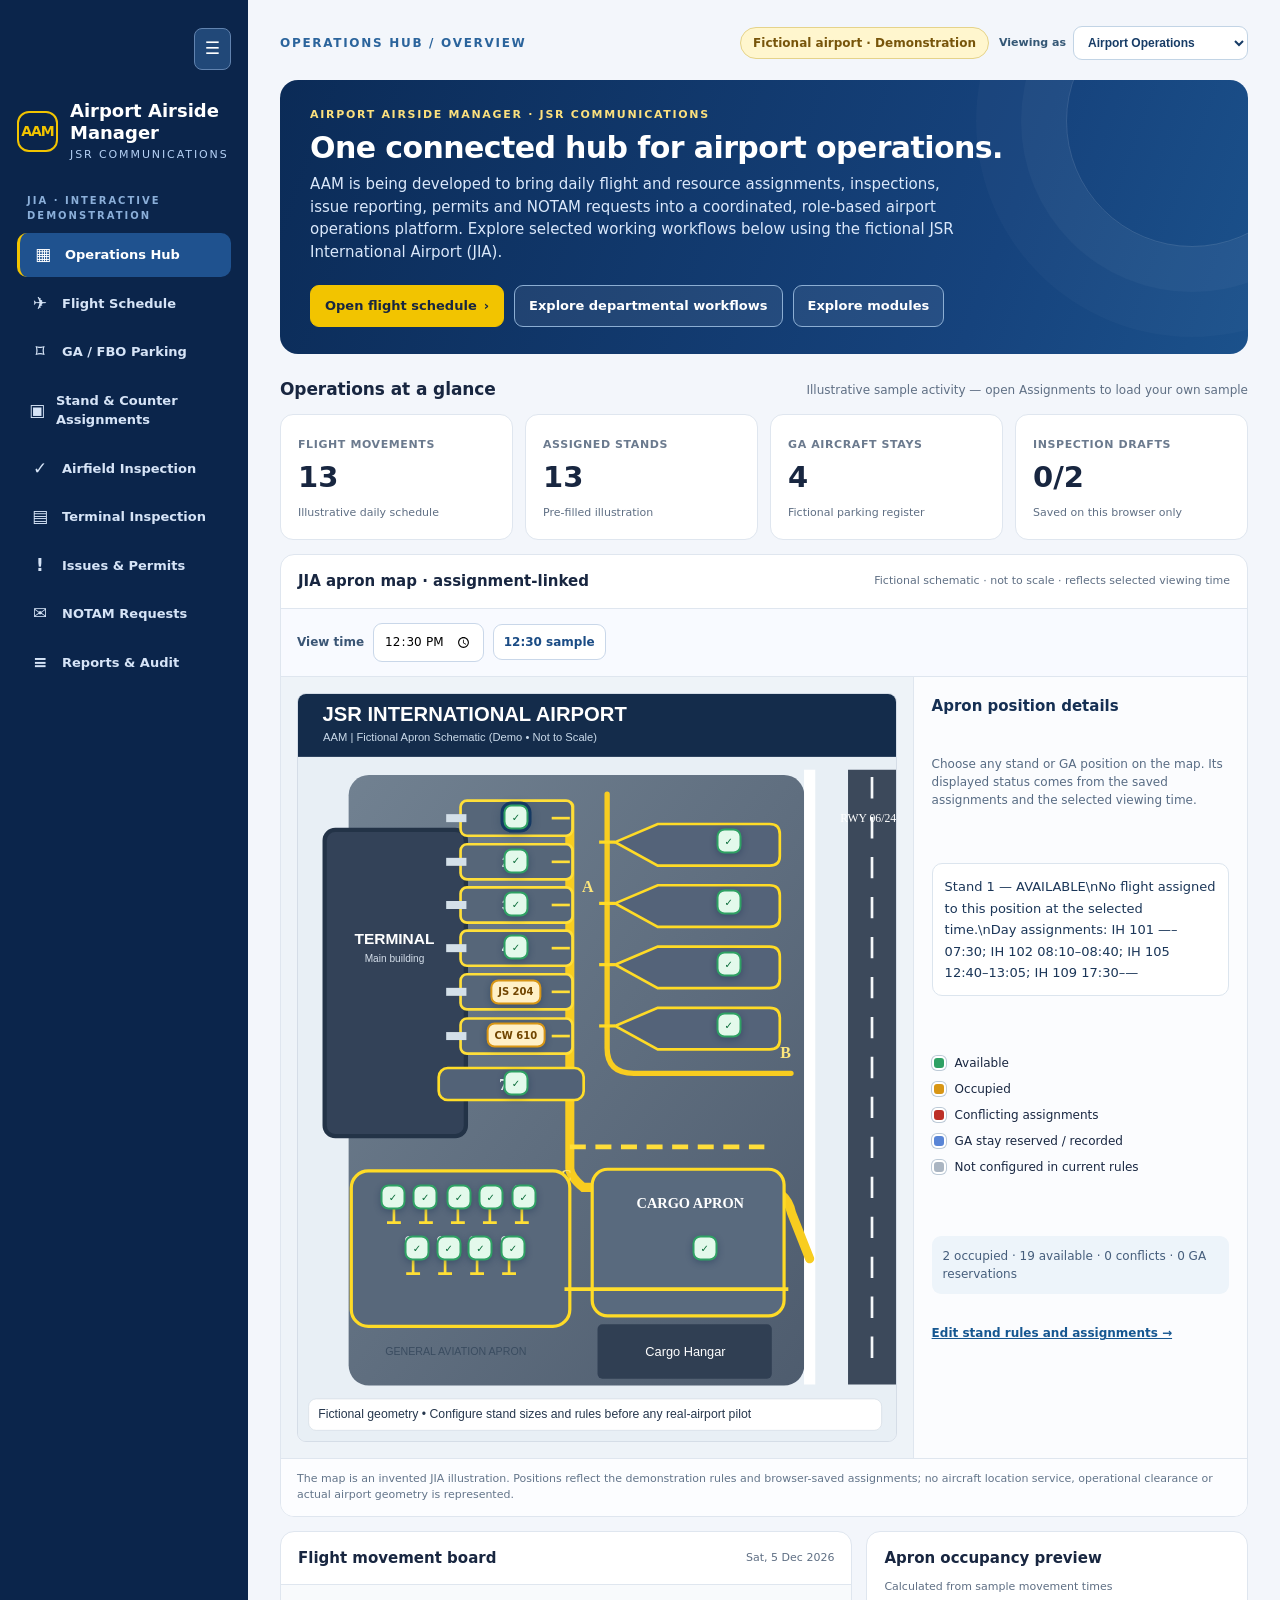
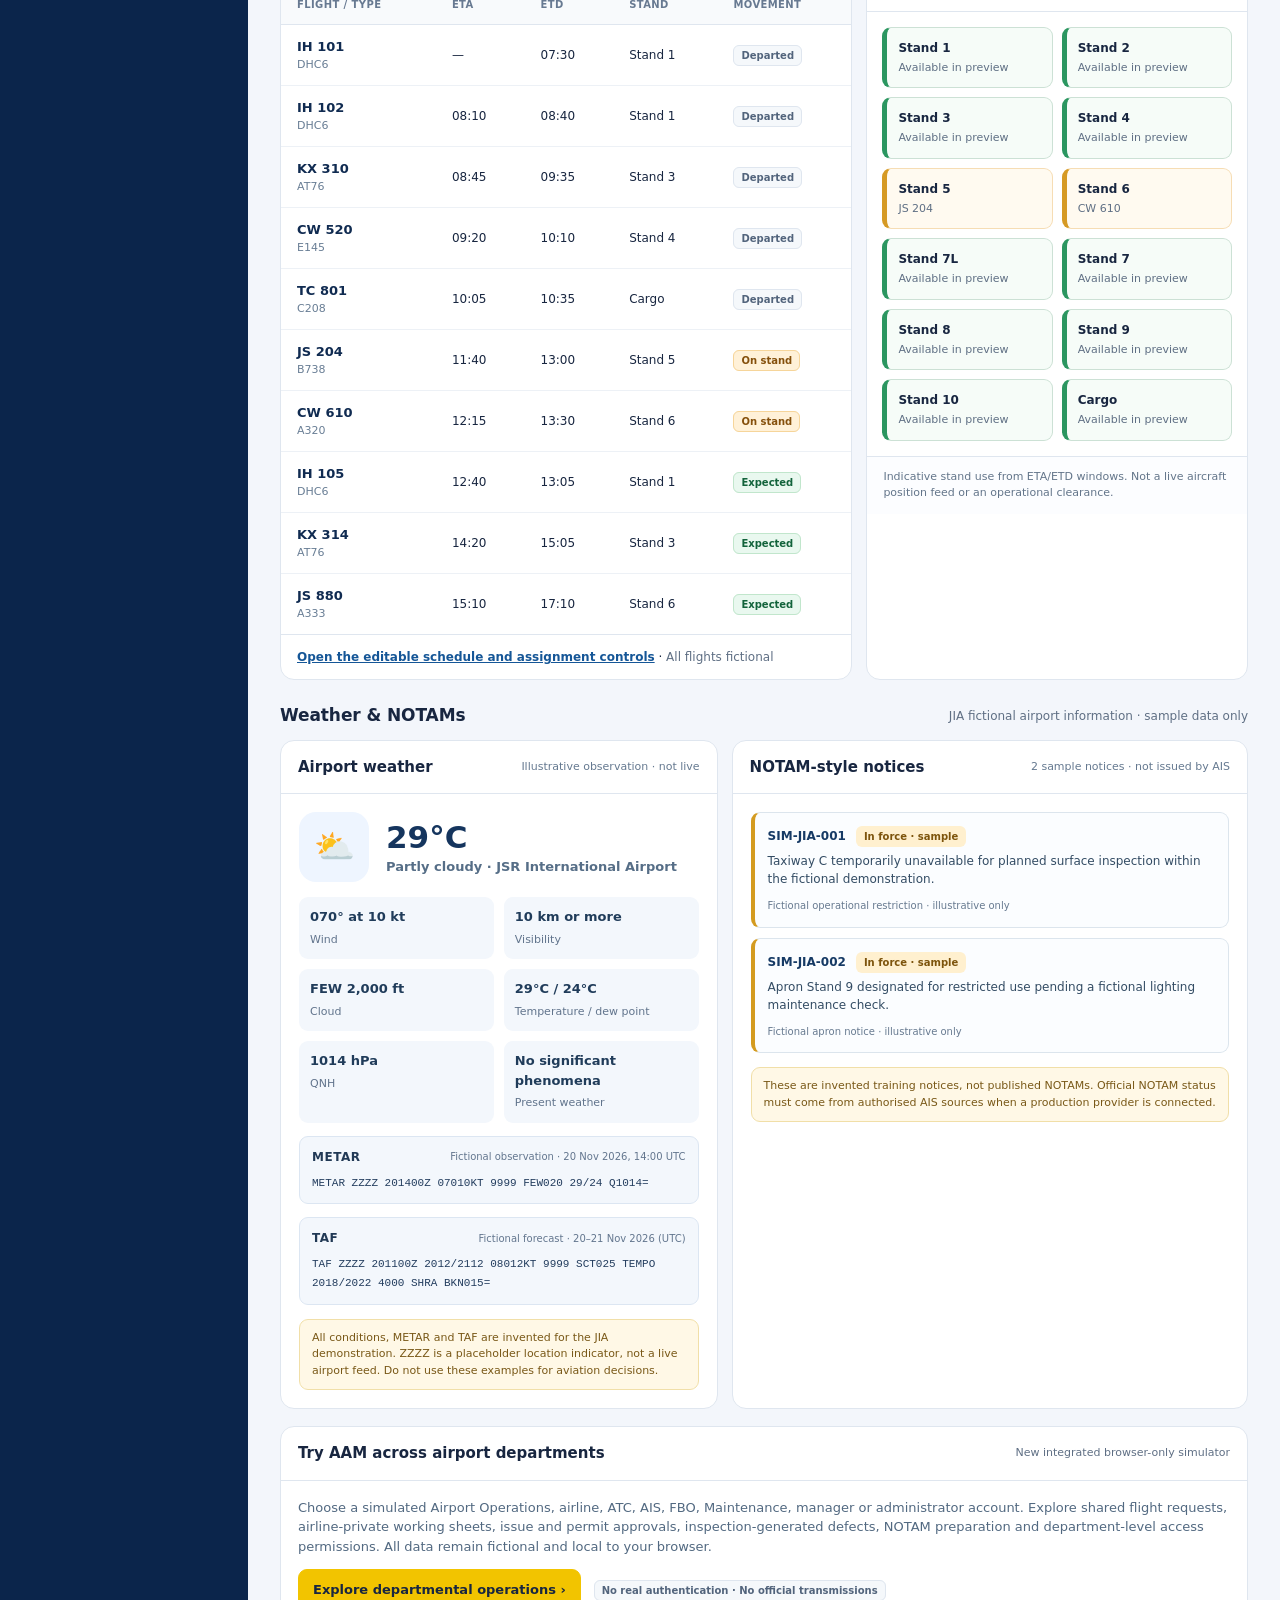
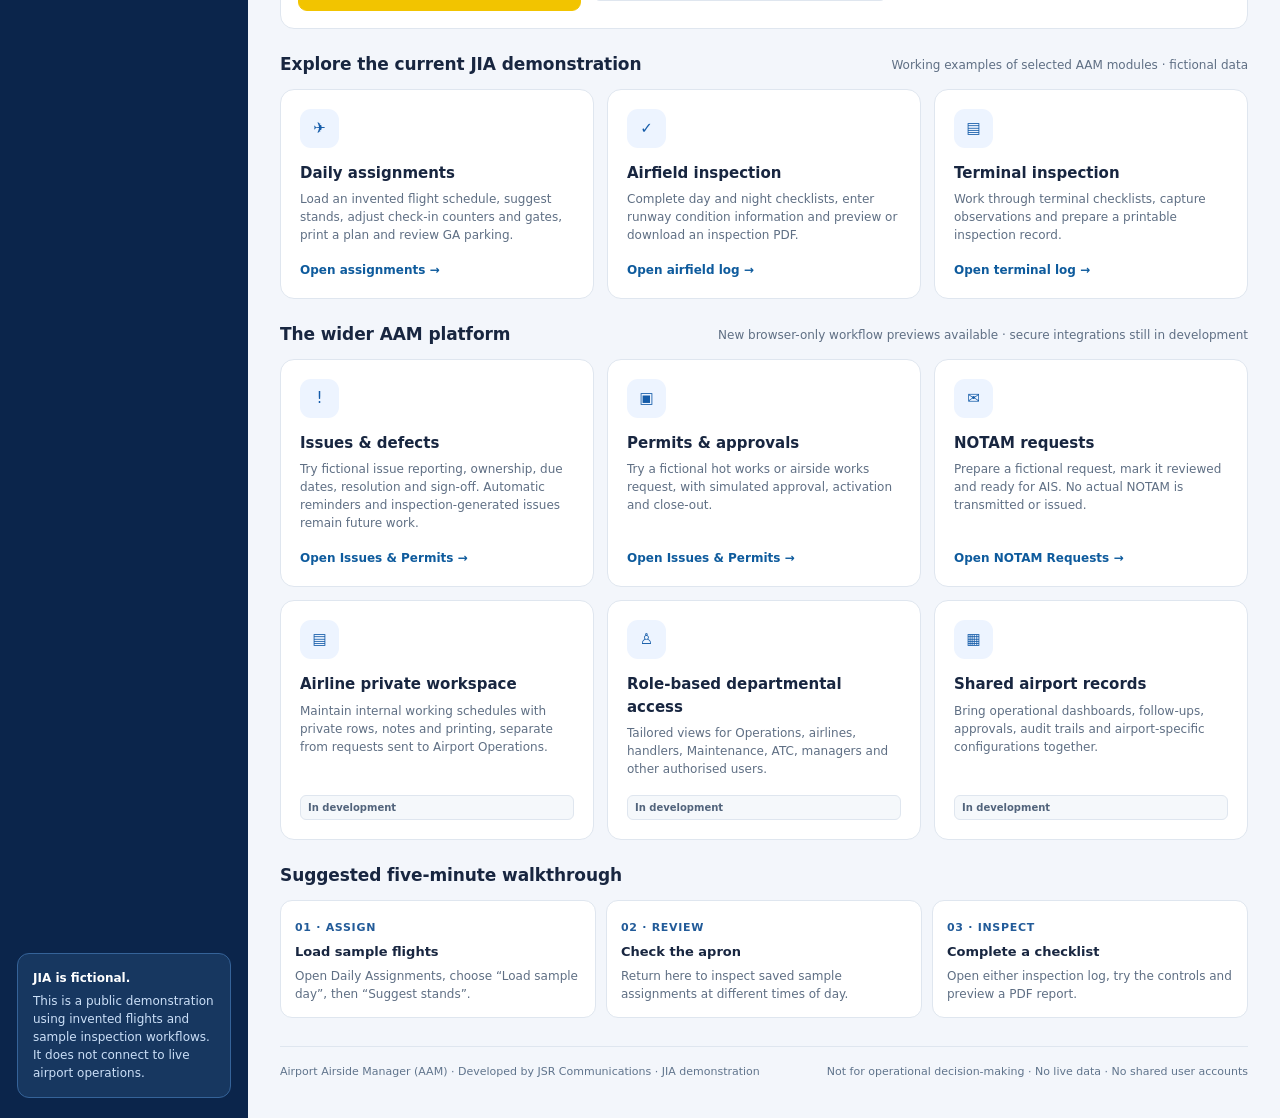
<file: index.html>
<!doctype html>
<html lang="en-GB">
<head>
<meta charset="utf-8">
<meta name="viewport" content="width=device-width, initial-scale=1">
<meta name="theme-color" content="#0b254b">
<meta name="description" content="Airport Airside Manager (AAM) by JSR Communications: an integrated airport operations platform for flight assignments, inspections, issues, permits and departmental coordination. Explore the fictional JIA demonstration.">
<title>Airport Airside Manager (AAM) | Airport Operations Platform</title>
<style>
:root{--navy:#0b254b;--navy2:#103b77;--blue:#1d6fd6;--yellow:#f2c400;--green:#177847;--paper:#f3f6fb;--ink:#182640;--muted:#5f6f84;--line:#dfe6ef;--white:#fff;--danger:#b42318;--warn:#b65c00}
*{box-sizing:border-box}html{scroll-behaviour:smooth}body{margin:0;color:var(--ink);background:var(--paper);font:15px/1.5 system-ui,-apple-system,"Segoe UI",Roboto,Arial,sans-serif}a{color:inherit}button,input{font:inherit}button:focus-visible,a:focus-visible,input:focus-visible{outline:3px solid #62a4ff;outline-offset:3px}.wrap{max-width:1360px;margin:auto;display:grid;grid-template-columns:248px minmax(0,1fr);min-height:100vh}
aside{background:var(--navy);color:white;padding:28px 17px 20px;display:flex;flex-direction:column;gap:30px}.brand{display:flex;gap:12px;align-items:center}.mark{width:41px;height:41px;display:grid;place-items:center;border:2px solid var(--yellow);border-radius:12px;color:var(--yellow);font-size:14px;font-weight:900;letter-spacing:-1px}.brand h1{font-size:18px;line-height:1.25;margin:0}.brand p{font-size:11px;letter-spacing:1.9px;color:#b5d1f5;margin:2px 0 0;text-transform:uppercase}.menu-heading{font-size:10px;text-transform:uppercase;font-weight:800;letter-spacing:2px;color:#8bafd9;padding:0 10px}.menu{display:grid;gap:5px;margin-top:10px}.menu a{display:flex;align-items:center;gap:10px;color:#d6e4f7;border-radius:10px;text-decoration:none;padding:12px 11px;font-size:13px;font-weight:650}.menu a:hover,.menu a:focus-visible{background:#1b477f;color:white}.menu a.current{background:#1f528f;color:white;border-left:3px solid var(--yellow)}.menu a .sym{font-size:17px;width:24px;text-align:center;line-height:1}.side-note{margin-top:auto;border:1px solid #356399;background:#173760;border-radius:12px;padding:15px;color:#cbdff7;font-size:12px}.side-note b{color:#fff;display:block;margin-bottom:5px}
main{min-width:0;padding:26px 32px 38px}.topline{display:flex;justify-content:space-between;align-items:center;gap:12px;flex-wrap:wrap;margin-bottom:20px}.crumb{font-size:12px;font-weight:800;letter-spacing:1.7px;text-transform:uppercase;color:#2b649c}.demo-tag{font-size:12px;font-weight:750;border:1px solid #e5d38a;background:#fff6ce;color:#77550b;border-radius:50px;padding:6px 12px}.hero{background:linear-gradient(110deg,#0b2b57,#16437d 73%,#1b518b);color:#fff;border-radius:18px;padding:27px 30px;position:relative;overflow:hidden}.hero::after{content:"";width:250px;height:250px;border:1px solid #ffffff22;border-radius:50%;position:absolute;right:-70px;top:-85px;box-shadow:0 0 0 45px #ffffff08,0 0 0 90px #ffffff06;pointer-events:none}.hero h2{font-size:30px;letter-spacing:-.6px;line-height:1.15;margin:7px 0 8px}.hero p{max-width:650px;color:#dae8fb;margin:0}.eyebrow{font-size:11px;letter-spacing:1.7px;text-transform:uppercase;font-weight:800;color:#fce07d}.hero-btm{margin-top:22px;display:flex;gap:10px;align-items:center;flex-wrap:wrap}.btn{display:inline-flex;align-items:center;justify-content:center;gap:7px;border-radius:9px;text-decoration:none;border:1px solid #d5deea;background:white;color:#17325b;padding:10px 14px;font-size:13px;font-weight:750;cursor:pointer;min-height:42px}.btn:hover{filter:brightness(.97)}.btn.yellow{background:var(--yellow);color:#182640;border:1px solid var(--yellow)}.btn.ghost{color:#fff;background:#ffffff12;border:1px solid #8caed3}
.section-head{display:flex;align-items:center;justify-content:space-between;gap:12px;flex-wrap:wrap;margin:23px 0 11px}.section-head h3{font-size:17px;letter-spacing:-.1px;margin:0}.section-head small{font-size:12px;color:var(--muted)}.metrics{display:grid;grid-template-columns:repeat(4,minmax(0,1fr));gap:12px}.metric{background:#fff;border:1px solid var(--line);border-radius:13px;padding:17px}.metric small{font-size:11px;color:#6b7a8e;font-weight:800;letter-spacing:.6px;text-transform:uppercase}.metric strong{font-size:29px;display:block;line-height:1.2;margin:6px 0 5px;font-variant-numeric:tabular-nums}.metric span{font-size:11px;color:var(--muted)}.dash-grid{display:grid;grid-template-columns:minmax(0,1.5fr) minmax(275px,1fr);gap:14px;margin-top:14px}.panel{background:var(--white);border:1px solid var(--line);border-radius:14px;min-width:0;overflow:hidden}.panel-h{padding:15px 17px;border-bottom:1px solid var(--line);display:flex;gap:10px;align-items:center;justify-content:space-between;flex-wrap:wrap}.panel-h h3{font-size:15px;margin:0}.panel-h small{color:var(--muted);font-size:11px}.table-wrap{overflow:auto}.table{width:100%;border-collapse:collapse;min-width:530px}.table th{text-align:left;color:#677991;text-transform:uppercase;font-size:10px;letter-spacing:.4px;padding:12px 16px;background:#f8fafc;border-bottom:1px solid var(--line)}.table td{padding:12px 16px;border-bottom:1px solid #edf1f6;vertical-align:middle;font-size:12px}.table tr:last-child td{border-bottom:0}.flight{font-weight:750;color:#102b51;font-size:13px}.sub{font-size:11px;color:#697e95}.pill{font-size:10px;font-weight:800;border:1px solid var(--line);padding:4px 7px;border-radius:6px;white-space:nowrap;background:#f5f8fb;color:#52647c}.pill.occupied{color:#85500c;background:#fff1d8;border-color:#f6d59a}.pill.free{color:#12633b;background:#e9f8ef;border-color:#c1e6cc}.pill.issue{color:var(--danger);background:#fff0ee;border-color:#f5c0ba}.muted{color:var(--muted)}.panel-bottom{padding:13px 16px;border-top:1px solid var(--line);font-size:12px}.panel-bottom a{color:#155697;font-weight:700}.time-row{display:flex;align-items:center;gap:9px;flex-wrap:wrap;padding:14px 16px;background:#f8faff;border-bottom:1px solid var(--line);font-size:12px}.time-row label{font-weight:750;color:#3a5575}.time-row input{padding:8px 10px;border:1px solid #c9d7e9;border-radius:9px;background:white;min-height:39px}.time-row button{border:1px solid #c9d7e9;border-radius:9px;padding:8px 10px;color:#1b4c85;background:white;cursor:pointer;font-size:12px;font-weight:750}.apron{display:grid;grid-template-columns:repeat(2,minmax(0,1fr));gap:9px;padding:15px}.bay{border:1px solid #cce1d5;border-left:5px solid #2b9660;background:#f6fcf8;border-radius:9px;padding:11px;min-width:0}.bay.busy{border-color:#f6ddb4;border-left-color:#d69a24;background:#fffaf0}.bay b{display:block;font-size:12px}.bay span{display:block;font-size:11px;color:var(--muted);margin-top:3px;word-break:break-word}.note{padding:12px 16px;font-size:11px;color:#63758a;background:#fcfdff;border-top:1px solid var(--line)}.modules{display:grid;grid-template-columns:repeat(3,minmax(0,1fr));gap:13px}.module{display:flex;flex-direction:column;background:#fff;border:1px solid var(--line);border-radius:14px;padding:19px;min-width:0}.module:hover{border-color:#a6c9e9}.module .symbol{width:39px;height:39px;border-radius:11px;background:#edf4ff;display:grid;place-items:center;color:#155ca9;margin-bottom:14px}.module h4{font-size:15px;margin:0 0 6px}.module p{font-size:12px;color:var(--muted);margin:0 0 17px;flex:1}.module a{font-size:12px;color:#0e5b9d;font-weight:800;text-decoration:none}.module a:hover{text-decoration:underline}.tiny{font-size:12px;color:var(--muted)}.workflow{display:grid;grid-template-columns:repeat(3,minmax(0,1fr));gap:10px}.step{border:1px solid var(--line);border-radius:12px;padding:14px;background:#fff}.step span{display:inline-block;color:#225b99;font-size:11px;font-weight:850;letter-spacing:.7px}.step strong{display:block;margin:5px 0;font-size:13px}.step p{margin:0;color:var(--muted);font-size:12px}.footer{margin-top:28px;border-top:1px solid var(--line);padding-top:17px;font-size:11px;color:#60748c;display:flex;gap:10px;justify-content:space-between;flex-wrap:wrap}
@media(max-width:1050px){.wrap{grid-template-columns:215px 1fr}main{padding:22px}.metrics{grid-template-columns:repeat(2,1fr)}.dash-grid{grid-template-columns:1fr}.modules{grid-template-columns:repeat(3,1fr)}}
@media(max-width:720px){.wrap{display:block}aside{padding:14px 16px;gap:12px}.brand{justify-content:space-between}.side-note{display:none}.menu-heading{display:none}.menu{display:flex;overflow:auto;gap:5px;margin-top:0}.menu a{flex:none;padding:9px 11px}.menu a .sym{display:none}main{padding:17px}.hero{padding:22px}.hero h2{font-size:24px}.modules{grid-template-columns:1fr}.workflow{grid-template-columns:1fr}.metrics{gap:9px}.metric{padding:14px}.metric strong{font-size:24px}.dash-grid{grid-template-columns:1fr}}
@media(min-width:721px) and (max-width:950px){.modules{grid-template-columns:1fr 1fr}}
@media print{aside,.hero-btm,.btn,.time-row,.modules,.workflow{display:none!important}.wrap{display:block}main{padding:0}.hero{color:#111;background:#fff;border:1px solid #bbb}.hero p{color:#555}.eyebrow{color:#333}.panel,.metric{break-inside:avoid}body{background:#fff}}

/* Fictional diagram: status pins are derived from the same saved rule/flight data as the assignment module. */
.map-layout{display:grid;grid-template-columns:minmax(0,1.7fr) minmax(240px,.9fr);gap:0}
.map-viewport{padding:16px;background:#eef3f8}
.map-figure{max-width:780px;margin:0 auto;position:relative}
.map-figure img{display:block;width:100%;height:auto;border-radius:9px;border:1px solid #d5dde7}
.map-pin{position:absolute;transform:translate(-50%,-50%);z-index:1;min-width:25px;min-height:25px;padding:4px 6px;border-radius:8px;border:2px solid #fff;box-shadow:0 2px 7px #0a254955;display:grid;place-items:center;cursor:pointer;font-size:10px;font-weight:850;line-height:1.12;max-width:90px;white-space:nowrap}
.map-pin.available{background:#e3f9eb;color:#086b38;border-color:#2fa164}
.map-pin.occupied{background:#fff0c7;color:#714500;border-color:#d89615}
.map-pin.conflict{background:#ffe6e2;color:#a92019;border-color:#bd3027}
.map-pin.reserved{background:#e6eeff;color:#184da1;border-color:#5985d6}
.map-pin.inactive{background:#d9dfe7;color:#516071;border-color:#fff;opacity:.83}
.map-pin:focus-visible{outline:3px solid #245da9;outline-offset:3px}
.map-pin[aria-pressed="true"]{box-shadow:0 0 0 3px #153963,0 3px 12px #0a254966}
.map-info{border-left:1px solid var(--line);padding:18px;background:#fbfcfe;color:#182640}
.map-info h4{margin:0 0 8px;color:#152f53;font-size:15px}
.map-info p{margin:0 0 12px;color:#586c84;font-size:12px}
.map-info .detail{background:#fff;border:1px solid #dce5ee;border-radius:10px;padding:12px;margin:12px 0;font-size:13px;line-height:1.65;white-space:pre-line;overflow-wrap:anywhere;color:#1b3658;min-height:112px}
.map-legend{display:grid;gap:8px;margin:16px 0;font-size:12px}
.map-legend span{display:flex;align-items:center;gap:9px}
.map-legend i{display:inline-block;width:14px;height:14px;border-radius:5px;border:2px solid #fff;box-shadow:0 0 0 1px #bdcad7}
.map-legend i.free{background:#2fa164}.map-legend i.busy{background:#d89615}.map-legend i.conflict{background:#bd3027}.map-legend i.reserve{background:#5985d6}.map-legend i.off{background:#aab5c2}
.map-summary{font-size:12px;color:#465e7c;background:#edf4fa;border-radius:9px;padding:11px;margin-top:14px}
.unmapped{color:#8f4e04!important}
@media(max-width:900px){.map-layout{grid-template-columns:1fr}.map-info{border-left:0;border-top:1px solid var(--line)}}
@media(max-width:520px){.map-viewport{padding:7px}.map-pin{min-width:15px;min-height:16px;font-size:7px;padding:2px 3px;border-width:1px;border-radius:4px;max-width:45px}}
@media print{.map-pin{box-shadow:none}.map-layout{grid-template-columns:1.5fr 1fr}.map-info{break-inside:avoid}}


/* Airport information: fictional, illustrative conditions and NOTAM-style notices. */
.info-pair{display:grid;grid-template-columns:minmax(0,1fr) minmax(0,1.18fr);gap:14px}
.info-card{background:#fff;border:1px solid var(--line);border-radius:14px;overflow:hidden}
.info-card-head{padding:15px 17px;border-bottom:1px solid var(--line);display:flex;align-items:center;gap:8px;justify-content:space-between;flex-wrap:wrap}
.info-card-head h3{font-size:15px;margin:0}
.info-card-head small{color:#657990;font-size:11px}
.info-card-body{padding:18px}
.weather-main{display:flex;align-items:center;gap:17px;margin-bottom:15px}
.weather-symbol{background:#eef5ff;border-radius:17px;width:70px;height:70px;display:grid;place-items:center;font-size:33px}
.weather-temp{font-size:31px;font-weight:800;line-height:1.1;color:#15355e}
.weather-temp span{font-size:13px;font-weight:650;color:#566e87;display:block;margin-top:6px}
.weather-facts{display:grid;grid-template-columns:repeat(2,minmax(0,1fr));gap:10px}
.weather-fact{border-radius:9px;background:#f3f7fc;padding:10px 11px}
.weather-fact b{display:block;font-size:13px;color:#203c5a}
.weather-fact span{font-size:11px;color:#61748c}
.info-disclaimer{margin-top:14px;padding:10px 12px;background:#fff8e6;border-radius:9px;border:1px solid #f1dfa8;font-size:11px;color:#795817}
.notam-items{display:grid;gap:10px}
.notam-item{border:1px solid #dce5ed;border-left:4px solid #d49b20;background:#fbfdff;border-radius:9px;padding:11px 13px}
.notam-item strong{font-size:12px;color:#163a65}
.notam-item p{font-size:12px;color:#334c64;margin:5px 0}
.notam-item small{font-size:10px;color:#677a90}
.notam-status{display:inline-block;margin-left:10px;padding:3px 8px;border-radius:6px;background:#fff0cf;color:#7d540c;font-size:10px;font-weight:750}
@media(max-width:970px){.info-pair{grid-template-columns:1fr}}
@media print{.info-card,.notam-item{break-inside:avoid}}


.aviation-message{margin-top:13px;padding:11px 12px;background:#f3f7fc;border:1px solid #dce6f2;border-radius:9px;color:#213955}
.aviation-message-head{display:flex;align-items:center;justify-content:space-between;gap:8px;flex-wrap:wrap;margin-bottom:8px}
.aviation-message-head b{font-size:12px;letter-spacing:.5px}
.aviation-message-head span{font-size:10px;color:#63768e}
.aviation-message code{display:block;white-space:normal;overflow-wrap:anywhere;font:11px/1.7 ui-monospace,SFMono-Regular,Consolas,"Liberation Mono",monospace;color:#233d5e}


/* Public AAM demo navigation is independently collapsible. */
.side-toggle{align-self:flex-end;border:1px solid #6183af;background:#214878;color:#fff;border-radius:8px;padding:7px 10px;font-size:17px;cursor:pointer}
.wrap.sidebar-collapsed{grid-template-columns:75px minmax(0,1fr)}
.wrap.sidebar-collapsed aside[aria-label="Demonstration navigation"]{padding:17px 8px}
.wrap.sidebar-collapsed aside[aria-label="Demonstration navigation"] .brand h1,
.wrap.sidebar-collapsed aside[aria-label="Demonstration navigation"] .brand p,
.wrap.sidebar-collapsed aside[aria-label="Demonstration navigation"] .menu-heading,
.wrap.sidebar-collapsed aside[aria-label="Demonstration navigation"] .side-note{display:none}
.wrap.sidebar-collapsed aside[aria-label="Demonstration navigation"] .menu a{font-size:0;justify-content:center;padding:13px 5px}
.wrap.sidebar-collapsed aside[aria-label="Demonstration navigation"] .menu a .sym{font-size:18px;width:auto}
@media(max-width:720px){.wrap.sidebar-collapsed{display:block}.wrap.sidebar-collapsed aside[aria-label="Demonstration navigation"] .brand h1,.wrap.sidebar-collapsed aside[aria-label="Demonstration navigation"] .brand p{display:block}.wrap.sidebar-collapsed aside[aria-label="Demonstration navigation"] .menu a{font-size:11px;padding:9px 10px}}


/* Keep the original AAM dashboard; embed role-specific workflows under its existing sidebar. */
.top-identity{display:flex;align-items:center;gap:10px;flex-wrap:wrap;justify-content:flex-end}
.demo-account-label{font-size:11px;font-weight:750;color:#345775;display:flex;align-items:center;gap:7px}
.menu a[hidden]{display:none!important}
.demo-account-label select{border:1px solid #c2d4e5;background:#fff;border-radius:9px;padding:8px 10px;color:#173c66;font-weight:700;max-width:270px;font-size:12px;min-width:155px}
.workspace-panel{background:#fff;border:1px solid var(--line);border-radius:14px;overflow:hidden}
#departmentFrame{display:block;border:0;width:100%;min-height:660px;background:#f2f6fb}
#departmentWorkspace[hidden],#dashboardContent[hidden]{display:none!important}
@media(max-width:650px){.top-identity{justify-content:flex-start}.demo-account-label select{max-width:195px}}

</style>
</head>
<body>
<div class="wrap">
<aside aria-label="Demonstration navigation"><button type="button" id="collapsePublicSidebar" class="side-toggle" aria-label="Collapse sidebar" aria-expanded="true" title="Collapse sidebar">☰</button>
  <div class="brand"><div class="mark" aria-hidden="true">AAM</div><div><h1>Airport Airside<br>Manager</h1><p>JSR Communications</p></div></div>
  <div><div class="menu-heading">JIA · interactive demonstration</div><nav class="menu" aria-label="Modules">
    <a class="current" href="index.html" aria-current="page"><span class="sym">▦</span> Operations Hub</a>
    <a href="#aam-flights" data-workspace="flights"><span class="sym">✈</span> Flight Schedule</a>
    <a href="#aam-private" data-workspace="private"><span class="sym">▤</span> Airline Private Schedule</a>
    <a href="#aam-ga" data-workspace="ga"><span class="sym">⌑</span> GA / FBO Parking</a>
    <a href="assignments.html"><span class="sym">▣</span> Stand &amp; Counter Assignments</a>
    <a href="airfield-inspection.html"><span class="sym">✓</span> Airfield Inspection</a>
    <a href="terminal-inspection.html"><span class="sym">▤</span> Terminal Inspection</a>
    <a href="#aam-issues" data-workspace="issues"><span class="sym">!</span> Issues &amp; Permits</a>
    <a href="#aam-notams" data-workspace="notams"><span class="sym">✉</span> NOTAM Requests</a>
    <a href="#aam-reports" data-workspace="reports"><span class="sym">≡</span> Reports &amp; Audit</a>
    <a href="#aam-admin" data-workspace="admin"><span class="sym">⚙</span> Administration</a>
  </nav></div>
  <div class="side-note"><b>JIA is fictional.</b>This is a public demonstration using invented flights and sample inspection workflows. It does not connect to live airport operations.</div>
</aside>
<main>
  <div class="topline"><span class="crumb" id="mainCrumb">Operations Hub / Overview</span><div class="top-identity"><span class="demo-tag">Fictional airport · Demonstration</span><label for="demoAccount" class="demo-account-label">Viewing as <select id="demoAccount" aria-label="Select fictional departmental account"></select></label></div></div>
  <div id="dashboardContent">
  <section class="hero" aria-label="Airport Airside Manager product overview"><div class="eyebrow">Airport Airside Manager · JSR Communications</div><h2>One connected hub for airport operations.</h2><p>AAM is being developed to bring daily flight and resource assignments, inspections, issue reporting, permits and NOTAM requests into a coordinated, role-based airport operations platform. Explore selected working workflows below using the fictional JSR International Airport (JIA).</p><div class="hero-btm"><a class="btn yellow" href="#aam-flights" data-workspace="flights">Open flight schedule <span aria-hidden="true">›</span></a><a class="btn ghost" href="#aam-issues" data-workspace="issues">Explore departmental workflows</a><a class="btn ghost" href="#modules">Explore modules</a></div></section>
  <div class="section-head"><h3>Operations at a glance</h3><small id="dataLabel" aria-live="polite">Illustrative sample activity</small></div>
  <section class="metrics" aria-label="Operational summary">
    <article class="metric"><small>Flight movements</small><strong id="flightCount">13</strong><span id="flightHint">Illustrative daily schedule</span></article>
    <article class="metric"><small>Assigned stands</small><strong id="assignedCount">–</strong><span id="assignedHint">Demonstration selections</span></article>
    <article class="metric"><small>GA aircraft stays</small><strong id="gaCount">4</strong><span>Fictional parking register</span></article>
    <article class="metric"><small>Inspection drafts</small><strong id="inspectionCount">0/2</strong><span>Saved on this browser only</span></article>
  </section>
  <section class="panel" style="margin-top:14px" aria-label="Interactive fictional apron map">
    <div class="panel-h"><h3>JIA apron map · assignment-linked</h3><small>Fictional schematic · not to scale · reflects selected viewing time</small></div>
    <div class="time-row"><label for="viewTime">View time</label><input id="viewTime" type="time" value="12:30"><button id="resetTime" type="button">12:30 sample</button></div>
    <div class="map-layout">
      <div class="map-viewport"><div class="map-figure" id="apronFigure">
        <img src="assets/jia-demo-apron.svg" alt="Invented airport schematic showing contact stands 1 to 6, stand 7L, remote stands 7 to 10, general aviation positions G1 to G9 and a cargo apron." loading="lazy">
        <div id="mapPins" aria-label="Select an apron position for flight or GA occupancy details"></div>
      </div></div>
      <aside class="map-info" aria-label="Map status and selection">
        <h4>Apron position details</h4>
        <p>Choose any stand or GA position on the map. Its displayed status comes from the saved assignments and the selected viewing time.</p>
        <div id="mapSelection" class="detail" role="status" aria-live="polite">Select a position on the map to inspect its assignment.</div>
        <div class="map-legend" aria-label="Position status legend">
          <span><i class="free"></i> Available</span>
          <span><i class="busy"></i> Occupied</span>
          <span><i class="conflict"></i> Conflicting assignments</span>
          <span><i class="reserve"></i> GA stay reserved / recorded</span>
          <span><i class="off"></i> Not configured in current rules</span>
        </div>
        <div class="map-summary" id="mapSummary"></div>
        <p class="unmapped" id="unmappedStands" hidden></p>
        <p><a href="assignments.html" style="color:#165791;font-weight:800">Edit stand rules and assignments →</a></p>
      </aside>
    </div>
    <div class="note">The map is an invented JIA illustration. Positions reflect the demonstration rules and browser-saved assignments; no aircraft location service, operational clearance or actual airport geometry is represented.</div>
  </section>

  <section class="dash-grid">
    <div class="panel"><div class="panel-h"><h3>Flight movement board</h3><small id="planDate">Sample operating day</small></div><div class="table-wrap"><table class="table"><thead><tr><th>Flight / Type</th><th>ETA</th><th>ETD</th><th>Stand</th><th>Movement</th></tr></thead><tbody id="flightRows"><tr><td colspan="5">Loading preview data…</td></tr></tbody></table></div><div class="panel-bottom"><a href="assignments.html">Open the editable schedule and assignment controls</a> · <span class="muted">All flights fictional</span></div></div>
    <div class="panel"><div class="panel-h"><h3>Apron occupancy preview</h3><small>Calculated from sample movement times</small></div><div class="apron" id="standGrid" aria-live="polite"></div><div class="note">Indicative stand use from ETA/ETD windows. Not a live aircraft position feed or an operational clearance.</div></div>
  </section>

  <div class="section-head" id="airport-info"><h3>Weather &amp; NOTAMs</h3><small>JIA fictional airport information · sample data only</small></div>
  <section class="info-pair" aria-label="Illustrative airport weather and NOTAM information">
    <article class="info-card" aria-label="JIA sample weather">
      <div class="info-card-head"><h3>Airport weather</h3><small>Illustrative observation · not live</small></div>
      <div class="info-card-body">
        <div class="weather-main"><div class="weather-symbol" aria-hidden="true">⛅</div><div class="weather-temp">29°C<span>Partly cloudy · JSR International Airport</span></div></div>
        <div class="weather-facts">
          <div class="weather-fact"><b>070° at 10 kt</b><span>Wind</span></div>
          <div class="weather-fact"><b>10 km or more</b><span>Visibility</span></div>
          <div class="weather-fact"><b>FEW 2,000 ft</b><span>Cloud</span></div>
          <div class="weather-fact"><b>29°C / 24°C</b><span>Temperature / dew point</span></div>
          <div class="weather-fact"><b>1014 hPa</b><span>QNH</span></div>
          <div class="weather-fact"><b>No significant phenomena</b><span>Present weather</span></div>
        </div>
        <div class="aviation-message" aria-label="Fictional METAR weather report">
          <div class="aviation-message-head"><b>METAR</b><span>Fictional observation · 20 Nov 2026, 14:00 UTC</span></div>
          <code>METAR ZZZZ 201400Z 07010KT 9999 FEW020 29/24 Q1014=</code>
        </div>
        <div class="aviation-message" aria-label="Fictional TAF forecast">
          <div class="aviation-message-head"><b>TAF</b><span>Fictional forecast · 20–21 Nov 2026 (UTC)</span></div>
          <code>TAF ZZZZ 201100Z 2012/2112 08012KT 9999 SCT025 TEMPO 2018/2022 4000 SHRA BKN015=</code>
        </div>
        <div class="info-disclaimer">All conditions, METAR and TAF are invented for the JIA demonstration. ZZZZ is a placeholder location indicator, not a live airport feed. Do not use these examples for aviation decisions.</div>
      </div>
    </article>
    <article class="info-card" aria-label="Sample NOTAM-style notices">
      <div class="info-card-head"><h3>NOTAM-style notices</h3><small>2 sample notices · not issued by AIS</small></div>
      <div class="info-card-body">
        <div class="notam-items">
          <div class="notam-item"><strong>SIM-JIA-001</strong><span class="notam-status">In force · sample</span><p>Taxiway C temporarily unavailable for planned surface inspection within the fictional demonstration.</p><small>Fictional operational restriction · illustrative only</small></div>
          <div class="notam-item"><strong>SIM-JIA-002</strong><span class="notam-status">In force · sample</span><p>Apron Stand 9 designated for restricted use pending a fictional lighting maintenance check.</p><small>Fictional apron notice · illustrative only</small></div>
        </div>
        <div class="info-disclaimer">These are invented training notices, not published NOTAMs. Official NOTAM status must come from authorised AIS sources when a production provider is connected.</div>
      </div>
    </article>
  </section>

  <section class="panel" style="margin-top:17px" aria-label="Integrated fictional departmental simulator">
    <div class="panel-h"><h3>Try AAM across airport departments</h3><small>New integrated browser-only simulator</small></div>
    <div style="padding:17px">
      <p style="margin:0 0 13px;color:#526981;font-size:13px">Choose a simulated Airport Operations, airline, ATC, AIS, FBO, Maintenance, manager or administrator account. Explore shared flight requests, airline-private working sheets, issue and permit approvals, inspection-generated defects, NOTAM preparation and department-level access permissions. All data remain fictional and local to your browser.</p>
      <a class="btn yellow" href="#aam-flights" data-workspace="flights">Explore departmental operations ›</a>
      <span class="pill" style="margin-left:8px">No real authentication · No official transmissions</span>
    </div>
  </section>

  <div class="section-head" id="modules"><h3>Explore the current JIA demonstration</h3><small>Working examples of selected AAM modules · fictional data</small></div>
  <section class="modules" aria-label="Available modules">
    <article class="module"><div class="symbol" aria-hidden="true">✈</div><h4>Daily assignments</h4><p>Load an invented flight schedule, suggest stands, adjust check-in counters and gates, print a plan and review GA parking.</p><a href="assignments.html">Open assignments →</a></article>
    <article class="module"><div class="symbol" aria-hidden="true">✓</div><h4>Airfield inspection</h4><p>Complete day and night checklists, enter runway condition information and preview or download an inspection PDF.</p><a href="airfield-inspection.html">Open airfield log →</a></article>
    <article class="module"><div class="symbol" aria-hidden="true">▤</div><h4>Terminal inspection</h4><p>Work through terminal checklists, capture observations and prepare a printable inspection record.</p><a href="terminal-inspection.html">Open terminal log →</a></article>
  </section>
  <div class="section-head"><h3>The wider AAM platform</h3><small>New browser-only workflow previews available · secure integrations still in development</small></div>
  <section class="modules" aria-label="Planned AAM platform capabilities">
    <article class="module"><div class="symbol" aria-hidden="true">!</div><h4>Issues &amp; defects</h4><p>Try fictional issue reporting, ownership, due dates, resolution and sign-off. Automatic reminders and inspection-generated issues remain future work.</p><a href="#aam-issues" data-workspace="issues">Open Issues &amp; Permits →</a></article>
    <article class="module"><div class="symbol" aria-hidden="true">▣</div><h4>Permits &amp; approvals</h4><p>Try a fictional hot works or airside works request, with simulated approval, activation and close-out.</p><a href="#aam-permits" data-workspace="permits">Open Issues &amp; Permits →</a></article>
    <article class="module"><div class="symbol" aria-hidden="true">✉</div><h4>NOTAM requests</h4><p>Prepare a fictional request, mark it reviewed and ready for AIS. No actual NOTAM is transmitted or issued.</p><a href="#aam-notams" data-workspace="notams">Open NOTAM Requests →</a></article>
    <article class="module"><div class="symbol" aria-hidden="true">▤</div><h4>Airline private workspace</h4><p>Maintain internal working schedules with private rows, notes and printing, separate from requests sent to Airport Operations.</p><span class="pill">In development</span></article>
    <article class="module"><div class="symbol" aria-hidden="true">♙</div><h4>Role-based departmental access</h4><p>Tailored views for Operations, airlines, handlers, Maintenance, ATC, managers and other authorised users.</p><span class="pill">In development</span></article>
    <article class="module"><div class="symbol" aria-hidden="true">▦</div><h4>Shared airport records</h4><p>Bring operational dashboards, follow-ups, approvals, audit trails and airport-specific configurations together.</p><span class="pill">In development</span></article>
  </section>
  <div class="section-head"><h3>Suggested five-minute walkthrough</h3></div>
  <section class="workflow" aria-label="Demonstration workflow"><article class="step"><span>01 · ASSIGN</span><strong>Load sample flights</strong><p>Open Daily Assignments, choose “Load sample day”, then “Suggest stands”.</p></article><article class="step"><span>02 · REVIEW</span><strong>Check the apron</strong><p>Return here to inspect saved sample assignments at different times of day.</p></article><article class="step"><span>03 · INSPECT</span><strong>Complete a checklist</strong><p>Open either inspection log, try the controls and preview a PDF report.</p></article></section>
  <footer class="footer"><span>Airport Airside Manager (AAM) · Developed by JSR Communications · JIA demonstration</span><span>Not for operational decision-making · No live data · No shared user accounts</span></footer>
</div>
<section id="departmentWorkspace" hidden aria-label="AAM departmental workflow">
  <div class="section-head"><h3 id="workspaceTitle">Departmental workflow</h3><small>Simulated user permissions and fictional records · local to this browser</small></div>
  <div class="workspace-panel"><iframe id="departmentFrame" title="AAM fictional departmental workflow" loading="lazy"></iframe></div>
</section>
</main>
</div>
<script>
(function(){'use strict';
 const fallback=[
  {ac:'DHC6',flight:'IH 101',eta:'',etd:'07:30',stand:'Stand 1',on:'dep'},
  {ac:'DHC6',flight:'IH 102',eta:'08:10',etd:'08:40',stand:'Stand 1'},
  {ac:'AT76',flight:'KX 310',eta:'08:45',etd:'09:35',stand:'Stand 3'},
  {ac:'E145',flight:'CW 520',eta:'09:20',etd:'10:10',stand:'Stand 4'},
  {ac:'C208',flight:'TC 801',eta:'10:05',etd:'10:35',stand:'Cargo'},
  {ac:'B738',flight:'JS 204',eta:'11:40',etd:'13:00',stand:'Stand 5'},
  {ac:'A320',flight:'CW 610',eta:'12:15',etd:'13:30',stand:'Stand 6'},
  {ac:'DHC6',flight:'IH 105',eta:'12:40',etd:'13:05',stand:'Stand 1'},
  {ac:'AT76',flight:'KX 314',eta:'14:20',etd:'15:05',stand:'Stand 3'},
  {ac:'A333',flight:'JS 880',eta:'15:10',etd:'17:10',stand:'Stand 6'},
  {ac:'E190',flight:'KX 420',eta:'16:00',etd:'16:50',stand:'Stand 5'},
  {ac:'DHC6',flight:'IH 109',eta:'17:30',etd:'',stand:'Stand 1',on:'arr'},
  {ac:'AT45',flight:'KX 318',eta:'19:15',etd:'',stand:'Stand 4',on:'arr'}
 ];
 const $$=id=>document.getElementById(id);
 function safeRead(key){try{return JSON.parse(localStorage.getItem(key)||'null')}catch{return null}}
 const el=(tag,cls,txt)=>{const e=document.createElement(tag);if(cls)e.className=cls;if(txt!==undefined)e.textContent=String(txt);return e};
 function fmtDate(d){return new Date(`${d}T12:00:00`).toLocaleDateString('en-GB',{weekday:'short',day:'numeric',month:'short',year:'numeric'})}
 function minutes(t){if(!/^\d{2}:\d{2}$/.test(t||''))return null;const [h,m]=t.split(':').map(Number);return h<=23&&m<=59?h*60+m:null}
 function windowFor(f,turn){const a=minutes(f.eta),d=minutes(f.etd);if(a===null&&d===null)return null;const start=a!==null?a:(f.on==='dep'?0:Math.max(0,d-turn));const end=d!==null?d:(f.on==='arr'?1439:Math.min(1439,a+turn));return [start,Math.max(end,start+1)]}
 function active(f,t,turn){const w=windowFor(f,turn);return !!(w&&t>=w[0]&&t<w[1])}
 function overlaps(a,b,buffer){return a[0]<b[1]+buffer&&b[0]<a[1]+buffer}
 function status(f,t,turn){const w=windowFor(f,turn),a=minutes(f.eta),d=minutes(f.etd);if(!w)return 'Unscheduled';if(t<w[0])return 'Expected';if(t>=w[1])return 'Departed';if(a===null&&d!==null)return 'On stand / O/N';if(a!==null&&d===null)return 'On stand / O/N';return 'On stand'}
 const MAP_POSITIONS=[
  ['Stand 1',36.5,16.6],['Stand 2',36.5,22.4],['Stand 3',36.5,28.2],
  ['Stand 4',36.5,34.0],['Stand 5',36.5,39.9],['Stand 6',36.5,45.7],
  ['Stand 7L',36.5,52.1],['Stand 7',72,19.8],['Stand 8',72,28.0],
  ['Stand 9',72,36.2],['Stand 10',72,44.4],
  ['G1',16.0,67.4],['G2',21.4,67.4],['G3',27,67.4],['G4',32.3,67.4],['G5',37.8,67.4],
  ['G6',20.0,74.2],['G7',25.3,74.2],['G8',30.6,74.2],['G9',36,74.2],
  ['Cargo',68.0,74.2]
 ];
 let selectedMapPosition='Stand 1';
 function mapStatus(key,state,t){
   if(key.startsWith('G')){
     const stays=(state.ga||[]).filter(g=>g.spot===key&&g.arr&&g.arr<=state.date&&(!g.dep||g.dep>=state.date)&&g.status!=='Departed');
     return {key,configured:true,state:stays.length>1?'conflict':stays.length?stays.some(g=>g.status==='On the ground')?'occupied':'reserved':'available',
       current:stays.map(g=>g.reg||'Unidentified aircraft'),description:stays.length?stays.map(g=>(g.reg||'GA aircraft')+' — '+(g.status||'Registered')+'; '+g.arr+' to '+(g.dep||'open')).join('\\n'):'No GA stay recorded for the effective date'};
   }
   if(!state.stands.includes(key))return {key,configured:false,state:'inactive',current:[],description:'This position is shown in the fictional map but has not been configured in the saved assignment rules.'};
   const assigned=state.flights.filter(f=>f.stand===key);
   const timed=assigned.filter(f=>windowFor(f,state.turn)!==null);
   const on=timed.filter(f=>active(f,t,state.turn));
   let hasConflict=false;
   for(let i=0;i<timed.length;i++)for(let j=i+1;j<timed.length;j++)if(overlaps(windowFor(timed[i],state.turn),windowFor(timed[j],state.turn),state.buffer))hasConflict=true;
   return {key,configured:true,state:hasConflict?'conflict':on.length?'occupied':'available',
     current:on.map(f=>f.flight||'Unnumbered'),
     description:(hasConflict?'Warning: the saved schedule includes overlapping assignments for this position.\\n':'')+
       (on.length?'On stand at selected time: '+on.map(f=>(f.flight||'Unnumbered')+' ('+(f.ac||'unknown type')+')').join(', '):'No flight assigned to this position at the selected time.')+
       (assigned.length?'\\nDay assignments: '+assigned.map(f=>(f.flight||'Unnumbered')+' '+(f.eta||'—')+'–'+(f.etd||'—')).join('; '):'\\nNo flights assigned for this day.')};
 }
 function drawMap(state,t){
   const container=$$('mapPins');container.replaceChildren();
   const results=MAP_POSITIONS.map(([key,x,y])=>({...mapStatus(key,state,t),x,y}));
   for(const item of results){
     const pin=el('button','map-pin '+item.state);
     pin.type='button';pin.style.left=item.x+'%';pin.style.top=item.y+'%';
     pin.setAttribute('aria-label',item.key+': '+(item.current.join(', ')||item.state));
     pin.setAttribute('aria-pressed',String(selectedMapPosition===item.key));
     pin.title=item.key+' — '+item.current.join(', ');
     pin.textContent=item.state==='conflict'?'!':item.state==='occupied'?(item.current[0]||'●'):item.state==='reserved'?'R':item.state==='inactive'?'×':'✓';
     pin.addEventListener('click',()=>{selectedMapPosition=item.key;drawMap(state,t)});
     container.append(pin);
   }
   const chosen=results.find(v=>v.key===selectedMapPosition)||results[0];
   $$('mapSelection').textContent=chosen.key+' — '+chosen.state.toUpperCase()+'\\n'+chosen.description;
   $$('mapSummary').textContent=results.filter(x=>x.state==='occupied').length+' occupied · '+results.filter(x=>x.state==='available').length+' available · '+results.filter(x=>x.state==='conflict').length+' conflicts · '+results.filter(x=>x.state==='reserved').length+' GA reservations';
   const unmapped=state.stands.filter(key=>!MAP_POSITIONS.some(p=>p[0]===key));
   $$('unmappedStands').hidden=!unmapped.length;
   $$('unmappedStands').textContent=unmapped.length?'Configured positions without a location on this schematic: '+unmapped.join(', ')+'. These remain in the assignment system.':'';
 }
 function read(){
   // The integrated departmental simulator is the source of truth after it has
   // been opened. Earlier standalone assignment data remain as the fallback.
   const demo=safeRead('aam-jia-connected-v1');
   if(demo&&demo.version===1&&Array.isArray(demo.flights)&&Array.isArray(demo.users)){
     let chosen='u-ops';try{chosen=sessionStorage.getItem('aam-jia-account-v1')||chosen}catch(e){}
     const account=demo.users.find(u=>u.id===chosen&&u.active);
     const airline=account?.role==='Airline';
     const date=/^\d{4}-\d{2}-\d{2}$/.test(demo.date||'')?demo.date:'2026-11-20';
     const flights=demo.flights.filter(f=>f.date===date&&f.status==='Accepted'&&(!airline||f.org===account.org)).map(f=>({flight:f.number,ac:f.aircraft,eta:f.eta,etd:f.etd,sta:f.sta,std:f.std,stand:f.stand,category:f.category}));
     const stays=(demo.ga||[]).filter(g=>!account||account.role!=='FBO'||g.org===account.org).map(g=>({...g,reg:g.registration,arr:g.start,dep:g.end,status:g.status==='On stand'?'On the ground':g.status}));
     return {flights,date,stands:['Stand 1','Stand 2','Stand 3','Stand 4','Stand 5','Stand 6','Stand 7L','Stand 7','Stand 8','Stand 9','Stand 10','Cargo'],gaCount:stays.length,ga:stays,turn:45,buffer:10,hasSave:true,integrated:true}
   }
   const s=safeRead('jia-stands-v1');const hasSave=Boolean(s&&Array.isArray(s.flights));const flights=hasSave?s.flights:fallback;const date=hasSave&&/^\d{4}-\d{2}-\d{2}$/.test(s.date||'')?s.date:[new Date().getFullYear(),String(new Date().getMonth()+1).padStart(2,'0'),String(new Date().getDate()).padStart(2,'0')].join('-');const stands=hasSave&&Array.isArray(s.rules?.stands)?s.rules.stands.map(x=>x[0]):['Stand 1','Stand 2','Stand 3','Stand 4','Stand 5','Stand 6','Stand 7L','Stand 7','Stand 8','Stand 9','Stand 10','Cargo'];const gaCount=hasSave&&Array.isArray(s.ga)?s.ga.length:4;return{flights,date,stands,gaCount,ga:hasSave&&Array.isArray(s.ga)?s.ga:[],turn:hasSave?Number(s.rules?.turn??45):45,buffer:hasSave?Number(s.rules?.buffer??10):10,hasSave}}
 function paint(){const state=read(), t=minutes($$('viewTime').value)||0, flights=state.flights;
  $$('dataLabel').textContent=state.integrated?'Showing integrated JIA departmental records from this browser':state.hasSave?'Showing saved standalone assignments from this browser':'Illustrative sample activity — open Assignments to load your own sample';
  $$('flightCount').textContent=flights.length;
  $$('assignedCount').textContent=flights.filter(f=>Boolean(f.stand)).length;
  $$('assignedHint').textContent=state.hasSave?'From your saved assignment rows':'Pre-filled illustration';
  $$('flightHint').textContent=state.hasSave?'From saved working day':'Illustrative daily schedule';
  $$('gaCount').textContent=state.gaCount;
  $$('planDate').textContent=fmtDate(state.date);
  $$('inspectionCount').textContent=(['jia-insp-state-v1','jia-term-state-v1'].filter(k=>safeRead(k)).length)+'/2';
  const body=$$('flightRows');body.replaceChildren();
  if(!flights.length){const tr=el('tr');const td=el('td','muted','No flights saved for this demonstration day. Open Daily Assignments to load sample flights.');td.colSpan=5;tr.append(td);body.append(tr)}
  else for(const f of flights.slice().sort((a,b)=>(minutes(a.eta)??minutes(a.etd)??9999)-(minutes(b.eta)??minutes(b.etd)??9999)).slice(0,10)){
    const tr=el('tr'), c1=el('td'), main=el('div','flight',f.flight||'Unnumbered'), sub=el('div','sub',f.ac||'Aircraft unspecified');c1.append(main,sub);tr.append(c1,el('td','',f.eta||'—'),el('td','',f.etd||'—'),el('td','',f.stand||'Unassigned'));
    const c5=el('td'), st=status(f,t,state.turn);c5.append(el('span','pill '+(st==='On stand'?'occupied':st==='Expected'?'free':''),st));tr.append(c5);body.append(tr);
  }
  const grid=$$('standGrid');grid.replaceChildren();
  for(const stand of state.stands){const on=flights.filter(f=>f.stand===stand&&active(f,t,state.turn));const b=el('div','bay'+(on.length?' busy':''));b.append(el('b','',stand),el('span','',on.length?on.map(f=>f.flight).join(', '):'Available in preview'));grid.append(b)}
  drawMap(state,t);
 }
 $$('viewTime').addEventListener('input',paint);$$('resetTime').addEventListener('click',()=>{$$('viewTime').value='12:30';paint()});window.addEventListener('pageshow',paint);window.addEventListener('storage',paint);window.addEventListener('aam-account-updated',paint);document.addEventListener('visibilitychange',()=>{if(!document.hidden)paint()});paint();
})();
</script>
<script>
(function(){
 var root=document.querySelector('.wrap'),button=document.getElementById('collapsePublicSidebar');
 if(!root||!button)return;
 try{if(localStorage.getItem('aam-public-sidebar-v1')==='1')root.classList.add('sidebar-collapsed')}catch(e){}
 function sync(){var collapsed=root.classList.contains('sidebar-collapsed');button.setAttribute('aria-expanded',String(!collapsed));button.setAttribute('aria-label',collapsed?'Expand sidebar':'Collapse sidebar');button.title=collapsed?'Expand sidebar':'Collapse sidebar'}
 button.addEventListener('click',function(){root.classList.toggle('sidebar-collapsed');try{localStorage.setItem('aam-public-sidebar-v1',root.classList.contains('sidebar-collapsed')?'1':'0')}catch(e){}sync()});
 sync();
})();
</script>
<script>
(function(){
'use strict';
var KEY='aam-jia-connected-v1', SESSION='aam-jia-account-v1';
var accounts=[
['u-ops','Airport Operations'],['u-admin','System Administrator'],['u-manager','Airport Manager'],
['u-atc','ATC Controller'],['u-ais','AIS Officer'],['u-horizon','Island Horizon Airways'],['u-coastal','Coastal Wings'],
['u-cargo','Meridian Cargo'],['u-fbo','FBO'],['u-handler','Ground Handler'],['u-maint','Maintenance'],
['u-safety','Safety'],['u-comms','Communications'],['u-fire','Airport Fire Service']
];
var dropdown=document.getElementById('demoAccount'),frame=document.getElementById('departmentFrame');
var root=document.querySelector('.wrap'), dashboard=document.getElementById('dashboardContent');
var workspace=document.getElementById('departmentWorkspace'),crumb=document.getElementById('mainCrumb');
var nav=document.querySelector('nav.menu'), workspacePage='flights', dropdownId='';
function option(id,label){var el=document.createElement('option');el.value=id;el.textContent=label;return el}
function populate(){
 var stored;try{stored=JSON.parse(localStorage.getItem(KEY)||'null')}catch(e){}
 var users=stored&&Array.isArray(stored.users)?stored.users.filter(function(x){return x.active}).map(function(x){return [x.id,x.name+' · '+x.role]}):accounts;
 var previous=dropdown.value||dropdownId;
 dropdown.replaceChildren();users.forEach(function(x){dropdown.append(option(x[0],x[1]))});
 if(users.some(function(x){return x[0]===previous}))dropdown.value=previous;
 else if(users.some(function(x){return x[0]==='u-ops'}))dropdown.value='u-ops';
 dropdownId=dropdown.value;
 updateRoleNavigation();
}
function setAccount(id){
 try{sessionStorage.setItem(SESSION,id)}catch(e){}
 dropdownId=id;
 updateRoleNavigation();
}
function updateRoleNavigation(){
 var saved;try{saved=JSON.parse(localStorage.getItem(KEY)||'null')}catch(e){}
 var user=saved&&saved.users&&saved.users.find(function(u){return u.id===dropdown.value});
 var role=user&&saved.roles&&saved.roles.find(function(r){return r.name===user.role});
 var map={flights:'flights:view',private:'private:view',ga:'ga:view',issues:'issues:view',notams:'notams:view',reports:'reports:view',admin:'admin:manage'};
 var fallback={
  'u-ops':['flights','ga','issues','notams','reports'],
  'u-admin':Object.keys(map),
  'u-manager':['flights','ga','issues','notams','reports'],
  'u-atc':['flights','ga','issues','notams'],
  'u-ais':['flights','notams','reports'],
  'u-horizon':['flights','private','ga','issues','notams'],
  'u-coastal':['flights','private','ga','issues','notams'],
  'u-cargo':['flights','private','ga','issues','notams'],
  'u-fbo':['flights','ga','issues'],
  'u-handler':['flights','ga','issues'],
  'u-maint':['flights','issues','notams'],
  'u-safety':['flights','issues','notams','reports'],
  'u-comms':['flights','issues','notams'],
  'u-fire':['flights','issues','notams']
 };
 nav.querySelectorAll('a[data-workspace]').forEach(function(a){
  var key=a.dataset.workspace;
  var permitted=role?(role.name==='System Administrator'||role.perms.includes(map[key])||(key==='issues'&&role.perms.includes('permits:view'))):((fallback[dropdown.value]||[]).includes(key));
  a.hidden=!permitted;
 });
}
function title(id){return ({flights:'Flight Schedule',private:'Airline Private Schedule',ga:'GA / FBO Parking',issues:'Issues & Permits',permits:'Issues & Permits',notams:'NOTAM Requests',reports:'Reports & Audit',admin:'Administration'})[id]||'Departmental workflow'}
function choosePage(){
 var match=(location.hash||'').match(/^#aam-(flights|private|ga|issues|permits|notams|reports|admin)$/);
 var page=match&&match[1];
 if(page&&nav.querySelector('a[data-workspace="'+(page==='permits'?'issues':page)+'"]')?.hidden){page=null;history.replaceState(null,'',location.pathname)}
 if(!page){
   dashboard.hidden=false;workspace.hidden=true;crumb.textContent='Operations Hub / Overview';
   nav.querySelectorAll('a').forEach(function(a){a.classList.toggle('current',a.getAttribute('href')==='index.html')});
   document.querySelector('main').scrollIntoView({block:'start',behavior:'instant'});
   return;
 }
 workspacePage=page;dashboard.hidden=true;workspace.hidden=false;crumb.textContent='Operations Hub / '+title(page);
 document.getElementById('workspaceTitle').textContent=title(page);
 nav.querySelectorAll('a').forEach(function(a){a.classList.toggle('current',a.dataset.workspace===page||(page==='permits'&&a.dataset.workspace==='issues'))});
 var url='portal.html?embed=1#'+page;
 // Reuse the iframe when its route is already open and update the internal hash.
 if(frame.src&&frame.src.split('#')[0].endsWith('portal.html?embed=1')){try{frame.contentWindow.location.hash='#'+page}catch(e){frame.src=url}}
 else frame.src=url;
 document.querySelector('main').scrollIntoView({block:'start',behavior:'instant'});
}
dropdown.addEventListener('change',function(){
 setAccount(this.value);
 if(!workspace.hidden)frame.src='portal.html?embed=1#'+workspacePage;
 else window.dispatchEvent(new Event('aam-account-updated'));
 choosePage();
});
document.addEventListener('click',function(e){
 var a=e.target.closest('a[data-workspace]');if(!a)return;
 if(a.getAttribute('href')==='#aam-'+a.dataset.workspace){setAccount(dropdown.value)}
});
window.addEventListener('hashchange',choosePage);
window.addEventListener('message',function(e){
 if(e.origin!==location.origin||e.source!==frame.contentWindow||!e.data||e.data.type!=='aam-embed-height')return;
 var height=Math.min(7000,Math.max(660,Number(e.data.height)||800));
 frame.style.height=height+'px';
 populate();
});
window.addEventListener('storage',function(e){if(e.key===KEY){populate();window.dispatchEvent(new Event('aam-account-updated'))}});
populate();
var savedId=null;try{savedId=sessionStorage.getItem(SESSION)}catch(e){}
if(savedId&&dropdown.querySelector('option[value="'+savedId+'"]'))dropdown.value=savedId;
setAccount(dropdown.value);
choosePage();
})();
</script>

</body>
</html>
</file>
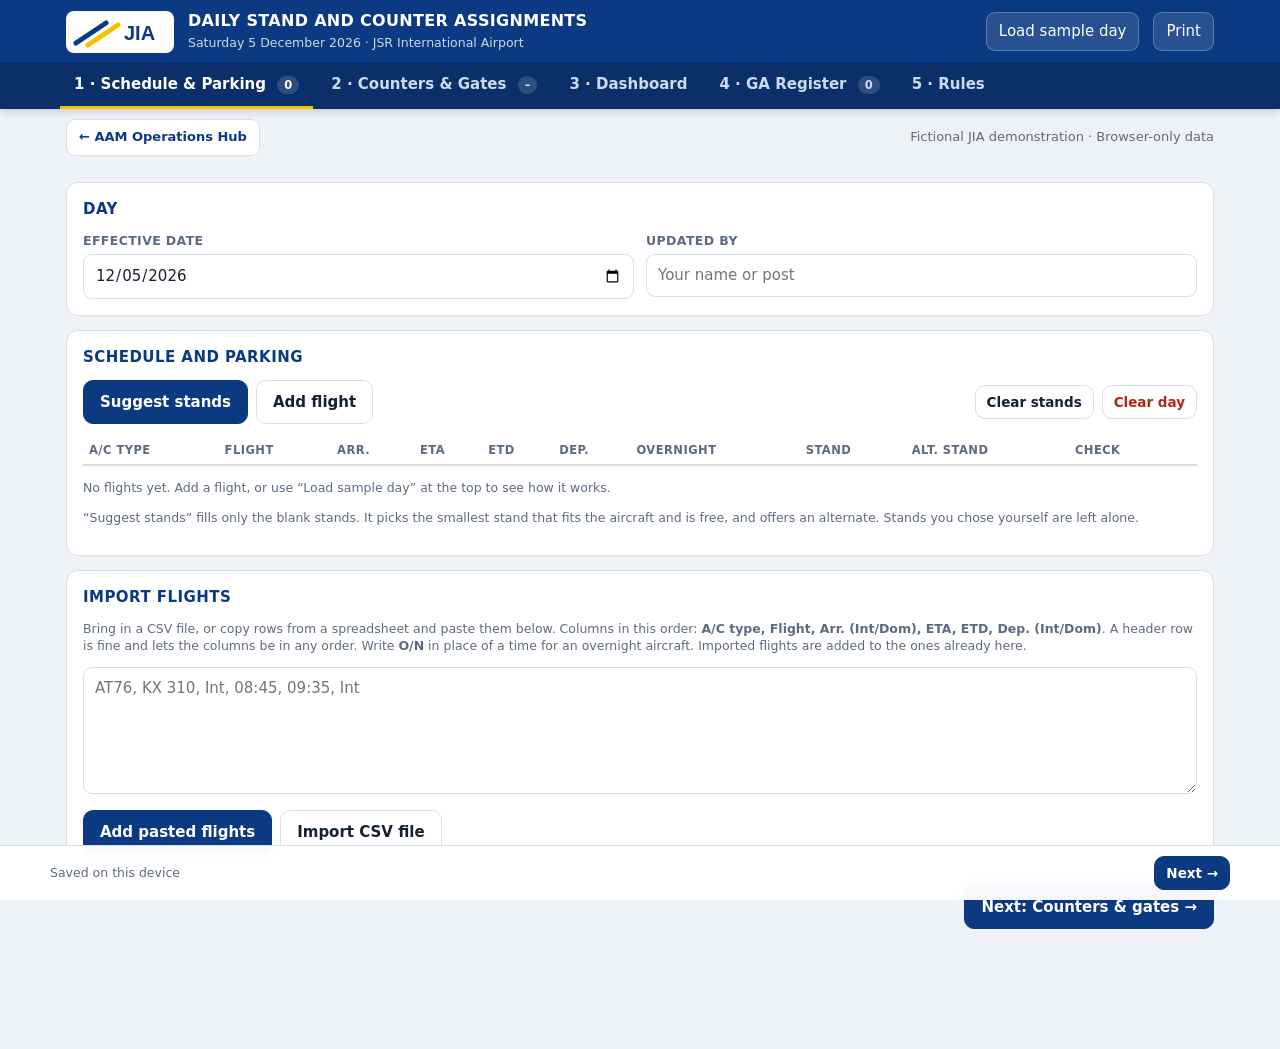
<file: assignments.html>
<!DOCTYPE html>
<html lang="en">
<head>
<meta charset="utf-8">
<meta name="viewport" content="width=device-width,initial-scale=1">
<title>JIA Stand and Counter Assignments</title>
<style>
:root{
  --navy:#0b3a82; --navy-2:#0a2f69; --blue:#1d6fd6; --yellow:#f2c400; --green:#2f8f3a;
  --day:#2f9e55; --night:#1592d6;
  --bg:#eef2f7; --card:#ffffff; --ink:#152033; --muted:#5d6b80; --line:#d8dfe9; --soft:#f5f7fb;
  --warn:#b45309; --warn-bg:#fff4e0; --bad:#b42318; --bad-bg:#fdecea; --ok-bg:#e7f6ec;
  --radius:12px;
}
*{box-sizing:border-box}
html,body{margin:0;background:var(--bg);color:var(--ink);font:15px/1.4 system-ui,-apple-system,"Segoe UI",Roboto,Arial,sans-serif;-webkit-text-size-adjust:100%}
button,input,select,textarea{font:inherit;color:inherit}
header.top{position:sticky;top:0;z-index:20;background:var(--navy);color:#fff;box-shadow:0 2px 8px rgba(0,0,0,.18)}
.top-in{max-width:1180px;margin:0 auto;display:flex;align-items:center;gap:14px;padding:10px 16px}
.logo{background:#fff;border-radius:8px;padding:3px 6px;height:42px;display:flex;align-items:center}
.logo img{height:36px;display:block}
.ttl{flex:1;min-width:0}
.ttl b{display:block;font-size:16px;letter-spacing:.02em}
.ttl span{font-size:12.5px;opacity:.8}
.top .icon-btn{background:rgba(255,255,255,.12);border:1px solid rgba(255,255,255,.25);color:#fff;border-radius:9px;padding:8px 12px;cursor:pointer;white-space:nowrap}
.top .icon-btn:hover{background:rgba(255,255,255,.22)}
nav.tabs{background:var(--navy-2)}
.tabs-in{max-width:1180px;margin:0 auto;display:flex;gap:4px;padding:0 10px;overflow-x:auto}
.tab{background:none;border:0;color:#cfdaf0;padding:11px 14px;cursor:pointer;border-bottom:3px solid transparent;white-space:nowrap;font-weight:600}
.tab[aria-selected="true"]{color:#fff;border-color:var(--yellow)}
.tab .pill{display:inline-block;margin-left:6px;font-size:11.5px;padding:1px 7px;border-radius:10px;background:rgba(255,255,255,.15);font-weight:600}
main{max-width:1180px;margin:0 auto;padding:16px 16px 120px}
section.page{display:none}
section.page.on{display:block}
.card{background:var(--card);border:1px solid var(--line);border-radius:var(--radius);padding:16px;margin-bottom:14px}
.card h2{font-size:15px;margin:0 0 12px;letter-spacing:.03em;text-transform:uppercase;color:var(--navy)}
.card h3{font-size:14px;margin:14px 0 8px;color:var(--navy)}
.grid{display:grid;gap:12px}
.g2{grid-template-columns:repeat(2,minmax(0,1fr))}
.g3{grid-template-columns:repeat(3,minmax(0,1fr))}
.g4{grid-template-columns:repeat(4,minmax(0,1fr))}
@media (max-width:760px){.g2,.g3,.g4{grid-template-columns:1fr}}
label.f{display:flex;flex-direction:column;gap:5px;font-size:12.5px;font-weight:600;color:var(--muted);text-transform:uppercase;letter-spacing:.03em}
input[type=text],input[type=date],input[type=time],input[type=number],input[type=email],select,textarea{
  width:100%;border:1px solid var(--line);background:#fff;border-radius:9px;padding:10px 11px;font-size:15px;text-transform:none;letter-spacing:0;font-weight:400;color:var(--ink);min-height:42px}
textarea{resize:vertical;min-height:90px}
input:focus,select:focus,textarea:focus{outline:2px solid var(--blue);outline-offset:0;border-color:var(--blue)}
.hint{font-size:12.5px;color:var(--muted);font-weight:400;text-transform:none;letter-spacing:0}
.hint.red{color:var(--bad);font-weight:600}
.seg{display:inline-flex;border:1px solid var(--line);border-radius:10px;overflow:hidden;background:#fff}
.seg button{border:0;background:none;padding:10px 16px;cursor:pointer;font-weight:600;color:var(--muted);min-height:42px}
.seg button+button{border-left:1px solid var(--line)}
.seg button[aria-pressed="true"]{background:var(--navy);color:#fff}
.seg.shift button[data-v="day"][aria-pressed="true"]{background:var(--day)}
.seg.shift button[data-v="night"][aria-pressed="true"]{background:var(--night)}
.seg.yn button[data-v="yes"][aria-pressed="true"]{background:var(--warn)}
.seg.yn button[data-v="no"][aria-pressed="true"]{background:var(--green)}
.q{display:flex;flex-wrap:wrap;align-items:center;justify-content:space-between;gap:12px;padding:14px;border-radius:10px;background:var(--soft);border:1px solid var(--line)}
.q p{margin:0;font-weight:600;max-width:640px}
.q small{display:block;font-weight:400;color:var(--muted);margin-top:3px}
.btn{border:1px solid var(--line);background:#fff;border-radius:10px;padding:10px 16px;cursor:pointer;font-weight:600;min-height:44px;display:inline-flex;align-items:center;gap:8px;justify-content:center}
.btn:hover{border-color:#b9c5d6}
.btn.primary{background:var(--navy);color:#fff;border-color:var(--navy)}
.btn.primary:hover{background:var(--navy-2)}
.btn.go{background:var(--green);border-color:var(--green);color:#fff}
.btn.sm{padding:6px 11px;min-height:34px;font-size:13.5px}
.btn.ghost{background:transparent}
.btn.danger{color:var(--bad)}
.row-actions{display:flex;flex-wrap:wrap;gap:8px;align-items:center}
.spacer{flex:1}
/* checklist */
.cl-bar{position:sticky;top:105px;z-index:10;display:flex;flex-wrap:wrap;gap:10px;align-items:center;background:var(--bg);padding:8px 0 10px}
.fac{background:var(--card);border:1px solid var(--line);border-radius:var(--radius);margin-bottom:12px;overflow:hidden}
.fac-h{display:flex;align-items:center;gap:10px;padding:10px 14px;background:var(--soft);border-bottom:1px solid var(--line)}
.fac-h b{flex:1;font-size:13.5px;letter-spacing:.04em;color:var(--navy)}
.fac-h .cnt{font-size:12.5px;color:var(--muted)}
.it{display:grid;grid-template-columns:170px 46px 46px minmax(0,1fr) 100px 170px;gap:8px;align-items:start;padding:9px 14px;border-top:1px solid var(--line)}
.it:first-of-type{border-top:0}
.it .nm{font-weight:600;font-size:13.5px;padding-top:10px}
.tick{width:46px;height:42px;border-radius:9px;border:2px solid var(--line);background:#fff;cursor:pointer;font-weight:800;color:#9aa6b8;font-size:13px;display:flex;align-items:center;justify-content:center;gap:2px}
.tick.d[aria-pressed="true"]{background:var(--day);border-color:var(--day);color:#fff}
.tick.n[aria-pressed="true"]{background:var(--night);border-color:var(--night);color:#fff}
.tick.dim{opacity:.55}
.tick svg{width:14px;height:14px}
.other{font-size:12.5px;color:var(--muted);margin-top:4px;padding-left:2px}
.other b{font-weight:600}
.it select,.it input{min-height:42px}
.it.flag{background:#fffaf0}
.col-h{display:grid;grid-template-columns:170px 46px 46px minmax(0,1fr) 100px 170px;gap:8px;padding:6px 14px;font-size:11.5px;font-weight:700;color:var(--muted);letter-spacing:.05em;text-transform:uppercase}
.col-h .cd{color:var(--day)} .col-h .cn{color:var(--night)}
@media (max-width:860px){
  .col-h{display:none}
  .it{grid-template-columns:1fr 1fr 46px 46px;}
  .it .nm{grid-column:1/3;padding-top:10px}
  .it .rem-w{grid-column:1/-1}
  .it .notam{grid-column:1/2}
  .it .res{grid-column:2/-1}
  .it .notam,.it .res{font-size:14px}
  .cl-bar{top:105px}
}
/* RCR */
.thirds{display:grid;grid-template-columns:repeat(3,minmax(0,1fr));gap:12px}
@media (max-width:860px){.thirds{grid-template-columns:1fr}}
.third{border:1px solid var(--line);border-radius:10px;padding:12px;background:var(--soft)}
.third h4{margin:0 0 10px;font-size:13.5px;color:var(--navy);text-transform:uppercase;letter-spacing:.04em;display:flex;justify-content:space-between;align-items:center}
.cc{font-size:22px;font-weight:800;color:#fff;background:var(--navy);border-radius:8px;min-width:44px;text-align:center;padding:2px 8px}
.third .grid{gap:9px}
.chk{display:inline-flex;align-items:center;gap:7px;padding:8px 11px;border:1px solid var(--line);border-radius:9px;background:#fff;cursor:pointer;user-select:none;font-size:14px;min-height:40px}
.chk input{width:18px;height:18px;accent-color:var(--navy)}
.chips{display:flex;flex-wrap:wrap;gap:8px}
.rcr-out{font-family:ui-monospace,Menlo,Consolas,monospace;font-size:17px;font-weight:700;background:#0f1b2e;color:#ffe27a;border-radius:10px;padding:14px 16px;word-break:break-word;letter-spacing:.03em}
.notice{border-radius:10px;padding:12px 14px;font-size:14px}
.notice.warn{background:var(--warn-bg);color:#7a3b06;border:1px solid #f3d19e}
.notice.ok{background:var(--ok-bg);color:#1d5b2a;border:1px solid #bfe3c9}
.notice.bad{background:var(--bad-bg);color:#8a1c12;border:1px solid #f3c2bc}
.notice.info{background:#e8f1fd;color:#123e7a;border:1px solid #c3d8f5}
.rcam{width:100%;border-collapse:collapse;font-size:14px}
.rcam td,.rcam th{border:1px solid var(--line);padding:7px 10px;text-align:left}
.rcam th{background:var(--soft)}
/* review */
.sumlist{display:grid;grid-template-columns:repeat(4,minmax(0,1fr));gap:10px}
@media (max-width:760px){.sumlist{grid-template-columns:repeat(2,minmax(0,1fr))}}
.stat{background:var(--soft);border:1px solid var(--line);border-radius:10px;padding:12px}
.stat b{display:block;font-size:22px;color:var(--navy)}
.stat span{font-size:12.5px;color:var(--muted)}
.issues{margin:0;padding-left:18px}
.issues li{margin:4px 0}
.sendbox{display:flex;flex-wrap:wrap;gap:10px}
.sendbox .btn{flex:1 1 200px}
/* bottom bar */
.bottom{position:fixed;left:0;right:0;bottom:0;z-index:15;background:rgba(255,255,255,.96);border-top:1px solid var(--line);backdrop-filter:blur(6px);padding:10px 16px calc(10px + env(safe-area-inset-bottom))}
.bottom-in{max-width:1180px;margin:0 auto;display:flex;align-items:center;gap:10px}
.saved{font-size:12.5px;color:var(--muted)}
/* modal */
dialog{border:0;border-radius:14px;padding:0;max-width:640px;width:calc(100% - 32px);box-shadow:0 20px 60px rgba(0,0,0,.3)}
dialog::backdrop{background:rgba(10,20,40,.45)}
.dlg-h{padding:14px 18px;background:var(--navy);color:#fff;display:flex;align-items:center;justify-content:space-between}
.dlg-h b{font-size:16px}
.dlg-b{padding:18px;max-height:70vh;overflow:auto}
.dlg-f{padding:12px 18px;border-top:1px solid var(--line);display:flex;gap:8px;justify-content:flex-end;flex-wrap:wrap}
.x{background:none;border:0;color:#fff;font-size:22px;cursor:pointer;line-height:1}
.hist{list-style:none;margin:0;padding:0}
.hist li{display:flex;flex-wrap:wrap;align-items:center;gap:8px;padding:10px 0;border-bottom:1px solid var(--line)}
.hist li b{flex:1;min-width:160px}
.toast{position:fixed;left:50%;bottom:86px;transform:translateX(-50%);background:#14213a;color:#fff;padding:10px 16px;border-radius:10px;font-size:14px;z-index:50;opacity:0;transition:opacity .2s;pointer-events:none;max-width:90vw}
.toast.on{opacity:1}
@media (max-width:600px){.top-in{gap:10px;padding:8px 12px}.logo{height:36px}.logo img{height:30px}.ttl b{font-size:13px;white-space:nowrap;overflow:hidden;text-overflow:ellipsis}.ttl span{white-space:nowrap}.ttl span{font-size:11.5px}.top .icon-btn{padding:7px 9px;font-size:13px}.cl-bar{top:97px}}
@media print{header,nav,.bottom{display:none}}

.scroll{overflow-x:auto}
.tbl{width:100%;border-collapse:collapse;font-size:14px}
.tbl th{font-size:11.5px;text-transform:uppercase;letter-spacing:.04em;color:var(--muted);text-align:left;padding:6px 6px;border-bottom:2px solid var(--line);white-space:nowrap}
.tbl td{padding:5px 5px;border-bottom:1px solid var(--line);vertical-align:middle}
.tbl input[type=text],.tbl input[type=time],.tbl input[type=date],.tbl input[type=number],.tbl select{min-height:36px;padding:6px 7px;font-size:14px}
.tbl tr.flag td{background:var(--warn-bg)}
.tbl th.c,.tbl td.c{text-align:center}
.w-c{min-width:128px}.w-g{min-width:100px}
#conTbl td{white-space:nowrap}
.tbl input.man,.tbl select.man{font-weight:700;border-color:var(--navy);background:#eef4ff}
.w-s{min-width:76px}.w-m{min-width:112px}.w-t{min-width:100px}.w-d{min-width:140px}
.tag{display:inline-block;font-size:12px;font-weight:700;padding:3px 9px;border-radius:10px;background:var(--soft);border:1px solid var(--line);white-space:nowrap;max-width:220px;overflow:hidden;text-overflow:ellipsis;vertical-align:middle}
.tag.bad{background:var(--bad-bg);color:var(--bad);border-color:#f3c2bc}
.tag.ok{background:var(--ok-bg);color:#1d5b2a;border-color:#bfe3c9}
.sumlist.sum6{grid-template-columns:repeat(6,minmax(0,1fr))}
@media (max-width:900px){.sumlist.sum6{grid-template-columns:repeat(3,minmax(0,1fr))}}
.apron{display:grid;grid-template-columns:repeat(auto-fill,minmax(150px,1fr));gap:10px}
.bay{border:1px solid var(--line);border-top:6px solid var(--green);border-radius:10px;padding:10px;background:var(--soft)}
.bay.on{border-top-color:var(--yellow);background:#fffbe6}
.bay.ga{border-style:dashed}
.bay b{display:block}.bay small{display:block;color:var(--muted);font-size:12.5px}
@media print{.row-actions,.icon-btn{display:none}main{padding:0}.card{break-inside:avoid}}
</style>

<style id="aam-demo-navigation">
.aam-return{max-width:1180px;margin:0 auto;padding:10px 16px;display:flex;align-items:center;flex-wrap:wrap;justify-content:space-between;gap:6px;font:600 13px/1.4 system-ui,-apple-system,"Segoe UI",sans-serif} .aam-return a{color:#0b3a82;text-decoration:none;background:#fff;border:1px solid #d8dfe9;border-radius:9px;padding:8px 12px} .aam-return a:hover,.aam-return a:focus-visible{outline:2px solid #1d6fd6;outline-offset:2px} .aam-return span{color:#5d6b80;font-weight:400} @media print{.aam-return{display:none}}
</style>
</head>
<body>
<header class="top">
  <div class="top-in">
    <div class="logo"><svg viewBox="0 0 96 36" height="36" role="img" aria-label="JIA"><line x1="4" y1="29" x2="34" y2="9" stroke="#0b3a82" stroke-width="5" stroke-linecap="round"/><line x1="16" y1="31" x2="46" y2="11" stroke="#f2c400" stroke-width="5" stroke-linecap="round"/><text x="52" y="26" font-family="Arial,sans-serif" font-weight="700" font-size="20" fill="#0b3a82">JIA</text></svg></div>
    <div class="ttl"><b>DAILY STAND AND COUNTER ASSIGNMENTS</b><span id="hdrSub">JSR International Airport · Operations</span></div>
    <button class="icon-btn" id="btnSample" title="Fill the day with invented flights">Load sample day</button>
    <button class="icon-btn" id="btnPrint" title="Print or save as PDF">Print</button>
  </div>
  <nav class="tabs"><div class="tabs-in" role="tablist">
    <button class="tab" role="tab" data-p="sched" aria-selected="true">1 · Schedule &amp; Parking <span class="pill" id="pillSch">0</span></button>
    <button class="tab" role="tab" data-p="counters">2 · Counters &amp; Gates <span class="pill" id="pillCon">–</span></button>
    <button class="tab" role="tab" data-p="dash">3 · Dashboard</button>
    <button class="tab" role="tab" data-p="ga">4 · GA Register <span class="pill" id="pillGa">0</span></button>
    <button class="tab" role="tab" data-p="rules">5 · Rules</button>
  </div></nav>
</header>
<div class="aam-return"><a href="index.html" aria-label="Return to Airport Airside Manager demonstration dashboard">← AAM Operations Hub</a><span>Fictional JIA demonstration · Browser-only data</span></div>


<main>
<section class="page on" id="p-sched">
  <div class="card">
    <h2>Day</h2>
    <div class="grid g2">
      <label class="f">Effective date<input type="date" data-b="date"></label>
      <label class="f">Updated by<input type="text" data-b="updatedBy" placeholder="Your name or post"></label>
    </div>
  </div>
  <div class="card">
    <h2>Schedule and parking</h2>
    <div class="row-actions" style="margin-bottom:12px">
      <button class="btn primary" id="btnSuggest">Suggest stands</button>
      <button class="btn" id="btnAdd">Add flight</button>
      <span class="spacer"></span>
      <button class="btn sm ghost" id="btnClearStands">Clear stands</button>
      <button class="btn sm danger" id="btnClearDay">Clear day</button>
    </div>
    <div class="scroll"><table class="tbl" id="schTbl">
      <thead><tr><th>A/C type</th><th>Flight</th><th>Arr.</th><th>ETA</th><th>ETD</th><th>Dep.</th><th>Overnight</th><th>Stand</th><th>Alt. stand</th><th>Check</th><th></th></tr></thead>
      <tbody id="schBody"></tbody>
    </table></div>
    <p class="hint" id="schEmpty">No flights yet. Add a flight, or use “Load sample day” at the top to see how it works.</p>
    <p class="hint">“Suggest stands” fills only the blank stands. It picks the smallest stand that fits the aircraft and is free, and offers an alternate. Stands you chose yourself are left alone.</p>
  </div>
  <div class="card">
    <h2>Import flights</h2>
    <p class="hint" style="margin-top:0">Bring in a CSV file, or copy rows from a spreadsheet and paste them below. Columns in this order: <b>A/C type, Flight, Arr. (Int/Dom), ETA, ETD, Dep. (Int/Dom)</b>. A header row is fine and lets the columns be in any order. Write <b>O/N</b> in place of a time for an overnight aircraft. Imported flights are added to the ones already here.</p>
    <textarea id="pasteBox" rows="5" placeholder="AT76, KX 310, Int, 08:45, 09:35, Int"></textarea>
    <div class="row-actions" style="margin-top:10px">
      <button class="btn primary" id="btnPaste">Add pasted flights</button>
      <button class="btn" id="btnCsv">Import CSV file</button>
      <input type="file" id="csvIn" accept=".csv,.txt,.tsv,text/csv,text/plain" hidden>
    </div>
  </div>
  <div class="row-actions"><span class="spacer"></span><button class="btn primary" data-go="counters">Next: Counters &amp; gates →</button></div>
</section>

<section class="page" id="p-counters">
  <div class="card">
    <h2>Check-in counters, gates and baggage belts</h2>
    <p class="hint" style="margin-top:0">Worked out from the schedule and the Rules tab. Type over any counter or pick another gate to change it; your changes show in bold and the rest is worked out around them. Clear a box to go back to automatic.</p>
    <div class="row-actions" style="margin-bottom:10px"><span class="spacer"></span><button class="btn sm ghost" id="ovReset">Reset all to automatic</button></div>
    <div class="scroll"><table class="tbl" id="conTbl">
      <thead><tr><th>A/C</th><th>Flight</th><th class="c">Check-in opens</th><th class="c">ETA</th><th class="c">Check-in closes</th><th class="c">ETD</th><th>Main counters</th><th>Second counters</th><th>Alt. counters</th><th>Gate</th><th class="c">Belt</th></tr></thead>
      <tbody id="conBody"></tbody>
    </table></div>
  </div>
  <div class="card">
    <h2>Conflict log</h2>
    <div id="conLog"></div>
  </div>
  <div class="row-actions"><button class="btn" data-go="sched">← Schedule</button><span class="spacer"></span><button class="btn primary" data-go="dash">Next: Dashboard →</button></div>
</section>

<section class="page" id="p-dash">
  <div class="card">
    <h2>Operations dashboard</h2>
    <div class="row-actions" style="margin-bottom:12px">
      <label class="f" style="max-width:170px">Time now<input type="time" id="nowIn"></label>
      <button class="btn sm" id="nowBtn" style="align-self:flex-end">Use current time</button>
      <span class="spacer"></span>
      <span class="hint" id="dashMeta" style="align-self:flex-end"></span>
    </div>
    <div class="sumlist sum6" id="tiles"></div>
  </div>
  <div class="card">
    <h2>Apron map · right now</h2>
    <div class="apron" id="apron"></div>
  </div>
  <div class="card">
    <h2>Stands · right now</h2>
    <div class="scroll"><table class="tbl"><thead><tr><th>Stand</th><th>On stand now</th><th>Next in</th><th>ETA</th></tr></thead><tbody id="standBody"></tbody></table></div>
  </div>
  <div class="card">
    <h2>Needs attention</h2>
    <div id="dashIssues"></div>
  </div>
  <div class="card">
    <h2>Weather and NOTAMs</h2>
    <div class="notice info">The live METAR, TAF and NOTAM feed for the airport would show here once the tool is connected for a real aerodrome.</div>
  </div>
</section>

<section class="page" id="p-ga">
  <div class="card">
    <h2>GA parking register</h2>
    <p class="hint" style="margin-top:0">One row per stay. A stay keeps its spot blocked on every day between arrival and departure, so multi-day visitors never drop off the board.</p>
    <div class="row-actions" style="margin-bottom:12px"><button class="btn primary" id="gaAdd">Add stay</button><span class="spacer"></span><span class="hint" id="gaCount"></span></div>
    <div class="scroll"><table class="tbl">
      <thead><tr><th>Registration</th><th>Aircraft type</th><th>Operator / handler</th><th>Arrival</th><th>Departure</th><th>Spot</th><th>Status</th><th>Nights</th><th>Check</th><th></th></tr></thead>
      <tbody id="gaBody"></tbody>
    </table></div>
  </div>
</section>

<section class="page" id="p-rules">
  <div class="card">
    <h2>Timing rules (minutes)</h2>
    <div class="grid g4">
      <label class="f">Int. check-in opens before ETD<input type="number" min="0" data-r="intOpen"></label>
      <label class="f">Int. check-in closes before ETD<input type="number" min="0" data-r="intClose"></label>
      <label class="f">Dom. check-in opens before ETD<input type="number" min="0" data-r="domOpen"></label>
      <label class="f">Dom. check-in closes before ETD<input type="number" min="0" data-r="domClose"></label>
      <label class="f">Turnaround when a time is missing<input type="number" min="0" data-r="turn"></label>
      <label class="f">Gap between aircraft on a stand<input type="number" min="0" data-r="buffer"></label>
      <label class="f">Belt in use after arrival<input type="number" min="0" data-r="belt"></label>
      <label class="f">International counters<input type="number" min="1" max="60" data-r="intCounters"></label>
    </div>
  </div>
  <div class="card">
    <h2>Aircraft types</h2>
    <p class="hint" style="margin-top:0">Size decides which stands fit: S small, M medium, L large. Main, second and alt are how many check-in counters each set gets for that type (main 0 for cargo).</p>
    <div class="scroll"><table class="tbl"><thead><tr><th>Type code</th><th>Size (S/M/L)</th><th>Main counters</th><th>Second counters</th><th>Alt. counters</th><th></th></tr></thead><tbody data-list="ac"></tbody></table></div>
    <div class="row-actions" style="margin-top:8px"><button class="btn sm" data-addrow="ac">Add aircraft type</button></div>
  </div>
  <div class="card">
    <h2>Airlines</h2>
    <p class="hint" style="margin-top:0">The flight number’s first two characters pick the airline. “First counter” is where that airline’s check-in block should start, if it is free.</p>
    <div class="scroll"><table class="tbl"><thead><tr><th>Code</th><th>Airline</th><th>Passenger / Cargo</th><th>First counter</th><th></th></tr></thead><tbody data-list="airlines"></tbody></table></div>
    <div class="row-actions" style="margin-top:8px"><button class="btn sm" data-addrow="airlines">Add airline</button></div>
  </div>
  <div class="card">
    <h2>Stands</h2>
    <div class="scroll"><table class="tbl"><thead><tr><th>Stand</th><th>Largest size (S/M/L)</th><th></th></tr></thead><tbody data-list="stands"></tbody></table></div>
    <div class="row-actions" style="margin-top:8px"><button class="btn sm" data-addrow="stands">Add stand</button><span class="spacer"></span><button class="btn sm danger" id="rulesReset">Reset all rules</button></div>
  </div>
</section>
</main>

<div class="bottom"><div class="bottom-in">
  <span class="saved" id="savedMsg">Saved on this device</span>
  <span class="spacer"></span>
  <button class="btn sm" id="bPrev">← Back</button>
  <button class="btn sm primary" id="bNext">Next →</button>
</div></div>
<div class="toast" id="toast"></div>

<script>
(function(){
"use strict";
const LS="jia-stands-v1";
const $=s=>document.querySelector(s), $$=s=>Array.from(document.querySelectorAll(s));
function esc(s){return String(s??'').replace(/[&<>"']/g,c=>({'&':'&amp;','<':'&lt;','>':'&gt;','"':'&quot;',"'":'&#39;'}[c]))}
function toast(m,ms){const t=$('#toast');t.textContent=m;t.classList.add('on');clearTimeout(t._h);t._h=setTimeout(()=>t.classList.remove('on'),ms||2600)}
function todayISO(d){d=d||new Date();return d.getFullYear()+'-'+String(d.getMonth()+1).padStart(2,'0')+'-'+String(d.getDate()).padStart(2,'0')}
function addDays(iso,n){const d=new Date(iso+'T12:00:00');d.setDate(d.getDate()+n);return todayISO(d)}
function longDate(iso){if(!iso)return '';return new Date(iso+'T12:00:00').toLocaleDateString('en-GB',{weekday:'long',day:'numeric',month:'long',year:'numeric'})}
function toMin(t){if(!t)return null;const p=String(t).split(':');const v=(+p[0])*60+(+p[1]);return isNaN(v)?null:v}
function fmt(m){if(m==null)return '';m=Math.max(0,Math.min(1439,Math.round(m)));return String(Math.floor(m/60)).padStart(2,'0')+':'+String(m%60).padStart(2,'0')}
const pad=n=>String(n).padStart(2,'0');
const RANK={S:1,M:2,L:3};

function defRules(){return {intOpen:180,intClose:60,domOpen:45,domClose:15,turn:45,buffer:10,belt:30,intCounters:24,
  ac:[['DHC6','S',1,0,0],['BN2','S',1,0,0],['C208','S',0,0,0],['AT45','M',2,2,1],['AT76','M',2,2,1],['E145','M',2,2,1],['CRJ7','M',2,2,1],['E190','L',2,2,1],['A320','L',2,2,1],['B738','L',2,2,1],['A333','L',3,2,1]],
  airlines:[['JS','JSR Air','Passenger','1'],['KX','Kite Express','Passenger','7'],['CW','Coral Wings','Passenger','12'],['IH','Island Hopper','Passenger',''],['TC','Tradewind Cargo','Cargo','']],
  stands:[['Stand 1','S'],['Stand 2','S'],['Stand 3','M'],['Stand 4','M'],['Stand 5','L'],['Stand 6','L'],['Stand 7L','L'],['Stand 7','L'],['Stand 8','L'],['Stand 9','M'],['Stand 10','M'],['Cargo','L']]}}
const DOM_DESKS=['Dom. desk 1','Dom. desk 2'], GATES_INT=['Gate 2','Gate 3','Gate 4'], GATES_DOM=['Gate 1'], BELTS_INT=['Belt 1','Belt 2'], BELTS_DOM=['Belt 3'], GA_SPOTS=['G1','G2','G3','G4','G5','G6','G7','G8','G9'];
const GA_STATUS=['Provisional','Confirmed','On the ground','Departed'];

function blank(){return {v:1,date:todayISO(),updatedBy:'',now:'',flights:[],ga:[],rules:defRules(),seq:1}}
function lsGet(){try{const v=localStorage.getItem(LS);return v?JSON.parse(v):null}catch(e){return null}}
let S=Object.assign(blank(),lsGet()||{}); if(!S.rules||!S.rules.ac)S.rules=defRules();
S.rules.ac.forEach(a=>{if(a.length<5){const m=Number(a[2])||0;a[3]=m>=2?2:0;a[4]=m>=2?1:0}}); S.flights.forEach(f=>{if(!f.ov)f.ov={}});
let saveT=null;
function save(){clearTimeout(saveT);saveT=setTimeout(()=>{let ok=true;try{localStorage.setItem(LS,JSON.stringify(S))}catch(e){ok=false}
  $('#savedMsg').textContent=ok?'Saved on this device · '+new Date().toLocaleTimeString('en-GB',{hour:'2-digit',minute:'2-digit'}):'Not saved (storage is blocked in this browser)'},250)}

/* ---------- lookups ---------- */
const R=()=>S.rules;
function acInfo(code){return R().ac.find(a=>a[0]===code)||null}
function airlineOf(f){const c=(String(f.flight||'').trim().match(/^[A-Za-z0-9]{2}/)||[''])[0].toUpperCase();return R().airlines.find(a=>String(a[0]).toUpperCase()===c)||null}
function isCargo(f){const al=airlineOf(f),ac=acInfo(f.ac);return (al&&al[2]==='Cargo')||(ac&&Number(ac[2])===0)}
function standDef(n){return R().stands.find(s=>s[0]===n)||null}
function win(f){const a=toMin(f.eta),d=toMin(f.etd),t=Number(R().turn)||45;if(a==null&&d==null)return null;
  const start=a!=null?a:(f.on==='dep'?0:Math.max(0,d-t)); const end=d!=null?d:(f.on==='arr'?1439:Math.min(1439,a+t));
  return [start,Math.max(end,start+1)]}
function overlap(a,b,buf){return a[0]<b[1]+buf&&b[0]<a[1]+buf}
function sortKey(f){const w=win(f);return w?w[0]:9999}

/* ---------- stand logic ---------- */
function standIssues(){
  const out={}; const add=(id,m)=>{(out[id]=out[id]||[]).push(m)}; const buf=Number(R().buffer)||0;
  S.flights.forEach(f=>{const ac=acInfo(f.ac),w=win(f);
    if(!f.flight)add(f.id,'No flight number');
    if(!ac)add(f.id,'Choose an aircraft type');
    if(!w)add(f.id,'No ETA or ETD');
    if(!f.stand)add(f.id,'No stand');
    else{const st=standDef(f.stand); if(!st)add(f.id,f.stand+' is not in the Rules'); else if(ac&&RANK[ac[1]]>RANK[st[1]])add(f.id,f.ac+' is too large for '+f.stand);}
  });
  for(let i=0;i<S.flights.length;i++)for(let j=i+1;j<S.flights.length;j++){const a=S.flights[i],b=S.flights[j];
    if(!a.stand||a.stand!==b.stand)continue;const wa=win(a),wb=win(b);if(!wa||!wb)continue;
    if(overlap(wa,wb,buf)){add(a.id,'Clashes with '+(b.flight||'another flight')+' on '+a.stand);add(b.id,'Clashes with '+(a.flight||'another flight')+' on '+b.stand);}}
  return out;
}
function suggestStands(){
  const buf=Number(R().buffer)||0, occ={}; R().stands.forEach(s=>occ[s[0]]=[]);
  S.flights.forEach(f=>{const w=win(f);if(f.stand&&w&&occ[f.stand])occ[f.stand].push(w)});
  let placed=0,missed=0;
  S.flights.slice().sort((a,b)=>sortKey(a)-sortKey(b)).forEach(f=>{
    if(f.stand)return; const w=win(f),ac=acInfo(f.ac); if(!w||!ac){missed++;return}
    const cargo=isCargo(f);
    let cands=R().stands.filter(s=>RANK[s[1]]>=RANK[ac[1]]).slice().sort((a,b)=>RANK[a[1]]-RANK[b[1]]);
    const cg=cands.filter(s=>/cargo/i.test(s[0])), rest=cands.filter(s=>!/cargo/i.test(s[0]));
    cands=cargo?cg.concat(rest):rest;
    const free=cands.filter(s=>!occ[s[0]].some(o=>overlap(o,w,buf)));
    if(free.length){f.stand=free[0][0];f.alt=free[1]?free[1][0]:'';occ[f.stand].push(w);placed++}else missed++;
  });
  save();renderSched();
  toast(placed+' stand'+(placed===1?'':'s')+' suggested'+(missed?' · '+missed+' could not be placed':''),3500);
}

/* ---------- counters, gates, belts ---------- */
function label(a,b){return a===b?'Counter '+pad(a):'Counter '+pad(a)+'-'+pad(b)}
function parseRange(t){const m=String(t||'').match(/(\d+)(?:\s*(?:-|–|to)\s*(\d+))?/);if(!m)return null;const x=+m[1],y=m[2]?+m[2]:x;return x>=1&&y>=x?[x,y]:null}
function compute(){
  const r=R(), N=Math.max(1,Number(r.intCounters)||24), log=[], rows={};
  const occC=Array.from({length:N+1},()=>[]), occD={}, occG={}, occB={};
  const free=(list,w)=>!list.some(o=>overlap(o,w,0));
  const pick=(names,store,w)=>{for(const n of names){store[n]=store[n]||[];if(free(store[n],w)){store[n].push(w);return n}}return ''};
  const blockFree=(s,n,w)=>{if(s<1||s+n-1>N)return false;for(let c=s;c<s+n;c++)if(!free(occC[c],w))return false;return true};
  const take=(s,n,w)=>{for(let c=s;c<s+n;c++)occC[c].push(w)};
  S.flights.forEach(f=>rows[f.id]={f,dep:false,dom:false,open:null,close:null,main:'',second:'',alt:'',gate:'',belt:'',man:{}});
  const deps=S.flights.filter(f=>toMin(f.etd)!=null&&!isCargo(f)).sort((a,b)=>toMin(a.etd)-toMin(b.etd));
  deps.forEach(f=>{const row=rows[f.id], d=toMin(f.etd); row.dep=true; row.dom=f.depCat==='Dom';
    row.open=d-(row.dom?Number(r.domOpen):Number(r.intOpen)); row.close=d-(row.dom?Number(r.domClose):Number(r.intClose));
    row.w=[Math.max(0,row.open),Math.max(1,row.close)]; row.gw=[Math.max(0,row.close),d]});
  /* your own changes are placed first, and everything else is worked out around them */
  deps.forEach(f=>{const row=rows[f.id], ov=f.ov||{};
    ['main','second','alt'].forEach(k=>{const t=(ov[k]||'').trim(); if(!t)return; row.man[k]=true;
      const desk=DOM_DESKS.find(n=>n.toLowerCase()===t.toLowerCase()), rg=desk?null:parseRange(t);
      if(desk){occD[desk]=occD[desk]||[]; if(!free(occD[desk],row.w))log.push([f,desk+' (your change) is already in use at that time']); occD[desk].push(row.w); row[k]=desk}
      else if(rg&&rg[1]<=N){if(!blockFree(rg[0],rg[1]-rg[0]+1,row.w))log.push([f,label(rg[0],rg[1])+' (your change) clashes with another flight']); take(rg[0],rg[1]-rg[0]+1,row.w); row[k]=label(rg[0],rg[1])}
      else{row[k]=t; log.push([f,'“'+t+'” is not a counter this airport has (1 to '+N+')'])}});
    if(ov.gate){row.man.gate=true; row.gate=ov.gate; occG[ov.gate]=occG[ov.gate]||[]; if(!free(occG[ov.gate],row.gw))log.push([f,ov.gate+' (your change) is already in use for boarding at that time']); occG[ov.gate].push(row.gw)}});
  deps.forEach(f=>{const row=rows[f.id], ac=acInfo(f.ac), w=row.w, span=fmt(row.open)+'–'+fmt(row.close);
    if(row.dom){ if(!row.man.main){row.main=pick(DOM_DESKS,occD,w); if(!row.main)log.push([f,'No domestic desk free for check-in '+span])} }
    else{
      const need=[Math.max(1,ac?Number(ac[2])||1:1), ac?Number(ac[3])||0:0, ac?Number(ac[4])||0:0];
      const al=airlineOf(f); let pref=al?parseInt(al[3],10):NaN; const hasPref=!isNaN(pref)&&pref>=1&&pref<=N; if(!hasPref)pref=1;
      let last=row.man.main&&parseRange(row.main)?parseRange(row.main)[1]:0;
      ['main','second','alt'].forEach((k,i)=>{ if(row.man[k]){const rg=parseRange(row[k]);if(rg)last=rg[1];return} const n=need[i]; if(!n)return;
        const first=i===0?pref:(last?last+1:pref); const starts=[]; for(let s=first;s<=N-n+1;s++)starts.push(s); for(let s=1;s<first;s++)starts.push(s);
        const got=starts.find(s=>blockFree(s,n,w));
        if(got){take(got,n,w); row[k]=label(got,got+n-1); last=got+n-1; if(i===0&&hasPref&&got!==pref)log.push([f,'Usual counters were busy, main moved to '+row[k]])}
        else log.push([f,'No '+k+' block of '+n+' counter'+(n===1?'':'s')+' free '+span]) });
    }
    if(!row.man.gate){row.gate=pick(row.dom?GATES_DOM:GATES_INT,occG,row.gw); if(!row.gate)log.push([f,'No '+(row.dom?'domestic':'international')+' gate free for boarding '+fmt(row.close)+'–'+fmt(toMin(f.etd))])}
  });
  S.flights.filter(f=>toMin(f.eta)!=null&&!isCargo(f)).sort((a,b)=>toMin(a.eta)-toMin(b.eta)).forEach(f=>{
    const a=toMin(f.eta), dom=f.arrCat==='Dom'; rows[f.id].belt=pick(dom?BELTS_DOM:BELTS_INT,occB,[a,a+(Number(r.belt)||30)]);
    if(!rows[f.id].belt)log.push([f,'No '+(dom?'domestic':'international')+' belt free at '+fmt(a)]);
  });
  const list=Object.values(rows).sort((x,y)=>{const k=o=>toMin(o.f.etd)??toMin(o.f.eta)??9999;return k(x)-k(y)});
  return {list,log};
}

/* ---------- import ---------- */
function splitLine(line,d){const out=[];let cur='',q=false;for(let i=0;i<line.length;i++){const c=line[i];
  if(q){if(c==='"'){if(line[i+1]==='"'){cur+='"';i++}else q=false}else cur+=c}
  else if(c==='"')q=true; else if(c===d){out.push(cur);cur=''} else cur+=c}
  out.push(cur);return out.map(x=>x.trim())}
function normTime(t){t=String(t||'').trim();if(!t)return '';let m=t.match(/^(\d{1,2})[:.h](\d{2})(?::\d{2})?\s*([ap]m)?$/i);
  if(!m){const n=t.match(/^(\d{2})(\d{2})$/);if(n)m=[0,n[1],n[2],''];}
  if(!m)return null;let h=+m[1];const mi=+m[2],ap=(m[3]||'').toLowerCase();if(ap==='pm'&&h<12)h+=12;if(ap==='am'&&h===12)h=0;
  return h>23||mi>59?null:pad(h)+':'+pad(mi)}
function normCat(c){c=String(c||'').trim().toLowerCase();return c.startsWith('i')?'Int':c.startsWith('d')?'Dom':''}
function importText(text){
  const lines=String(text||'').replace(/\r/g,'').split('\n').filter(l=>l.trim());
  if(!lines.length){toast('Nothing to import');return}
  const d=lines[0].includes('\t')?'\t':lines[0].includes(';')&&!lines[0].includes(',')?';':',';
  let rowsIn=lines.map(l=>splitLine(l,d)), map={ac:0,flight:1,arrCat:2,eta:3,etd:4,depCat:5,on:6};
  const h=rowsIn[0].map(x=>x.toLowerCase());
  if(h.some(x=>/flight|call ?sign/.test(x))){map={};h.forEach((x,i)=>{
      const k=/\beta\b|\bsta\b|arr.*time/.test(x)?'eta':/\betd\b|\bstd\b|dep.*time/.test(x)?'etd':/o\/n|overnight/.test(x)?'on':/flight|call ?sign/.test(x)?'flight':/type|a\/c|aircraft/.test(x)?'ac':/arr/.test(x)?'arrCat':/dep/.test(x)?'depCat':null;
      if(k&&map[k]==null)map[k]=i});rowsIn=rowsIn.slice(1)}
  let added=0;const bad=[];
  rowsIn.forEach((c,n)=>{const g=k=>map[k]!=null?(c[map[k]]||''):'';
    const flight=g('flight').toUpperCase().trim(); if(!flight){bad.push('row '+(n+1)+': no flight number');return}
    let on=/dep/i.test(g('on'))?'dep':/arr|stay/i.test(g('on'))?'arr':'', ea=g('eta'), ed=g('etd');
    const isOn=t=>/^o\/?n$|overnight/i.test(String(t).trim());
    if(isOn(ea)){ea='';on='dep'} if(isOn(ed)){ed='';on='arr'}
    const eta=normTime(ea), etd=normTime(ed);
    if(eta===null||etd===null){bad.push(flight+': time not understood');return}
    if(!eta&&!etd){bad.push(flight+': no ETA or ETD');return}
    addFlight({ac:g('ac').toUpperCase().trim(),flight,arrCat:eta?normCat(g('arrCat')):'',eta,etd,depCat:etd?normCat(g('depCat')):'',on});added++});
  save();renderSched();
  toast(added+' flight'+(added===1?'':'s')+' added'+(bad.length?' · skipped '+bad.length+' ('+bad.slice(0,2).join('; ')+(bad.length>2?'…':'')+')':''),bad.length?7000:3000);
  return added;
}

/* ---------- schedule page ---------- */
function opts(list,val,blankLabel){return (blankLabel!=null?`<option value="">${esc(blankLabel)}</option>`:'')+list.map(o=>{const v=Array.isArray(o)?o[0]:o,l=Array.isArray(o)?o[1]:o;return `<option value="${esc(v)}"${v===val?' selected':''}>${esc(l)}</option>`}).join('')}
function renderSched(){
  const acs=R().ac.map(a=>a[0]), sts=R().stands.map(s=>s[0]);
  $('#schBody').innerHTML=S.flights.map(f=>`<tr data-id="${f.id}">
    <td class="w-s"><select data-k="ac">${opts(f.ac&&!acs.includes(f.ac)?acs.concat([f.ac]):acs,f.ac,'—')}</select></td>
    <td class="w-m"><input type="text" data-k="flight" value="${esc(f.flight)}" placeholder="JS 204" style="text-transform:uppercase"></td>
    <td class="w-s"><select data-k="arrCat">${opts(['Int','Dom'],f.arrCat,'—')}</select></td>
    <td class="w-t"><input type="time" data-k="eta" value="${esc(f.eta)}"></td>
    <td class="w-t"><input type="time" data-k="etd" value="${esc(f.etd)}"></td>
    <td class="w-s"><select data-k="depCat">${opts(['Int','Dom'],f.depCat,'—')}</select></td>
    <td class="w-m"><select data-k="on">${opts([['dep','Here O/N, departs'],['arr','Arrives, stays O/N']],f.on,'No')}</select></td>
    <td class="w-m"><select data-k="stand">${opts(sts,f.stand,'—')}</select></td>
    <td class="w-m"><select data-k="alt">${opts(sts,f.alt,'—')}</select></td>
    <td class="chk-cell" data-chk></td>
    <td><button class="btn sm ghost" data-del title="Remove this flight">×</button></td></tr>`).join('');
  $('#schEmpty').style.display=S.flights.length?'none':'';
  refreshSched();
}
function refreshSched(){
  const iss=standIssues(); let bad=0;
  $$('#schBody tr').forEach(tr=>{const m=iss[tr.dataset.id]; tr.classList.toggle('flag',!!m); if(m)bad++;
    tr.querySelector('[data-chk]').innerHTML=m?`<span class="tag bad" title="${esc(m.join(' · '))}">${esc(m[0])}${m.length>1?' +'+(m.length-1):''}</span>`:'<span class="tag ok">OK</span>'});
  $('#pillSch').textContent=S.flights.length?(bad?bad+' to fix':S.flights.length+' OK'):'0';
  $('#pillCon').textContent=S.flights.length?String(compute().log.length):'–';
}
function addFlight(d){S.flights.push(Object.assign({id:'f'+(S.seq++),ac:'',flight:'',arrCat:'',eta:'',etd:'',depCat:'',on:'',stand:'',alt:'',ov:{}},d||{}))}
function initSched(){
  $$('[data-b]').forEach(el=>{el.value=S[el.dataset.b]??'';el.addEventListener('input',()=>{S[el.dataset.b]=el.value;save();updateHeader();updateGaPill()})});
  const body=$('#schBody');
  body.addEventListener('change',e=>{const el=e.target;if(!el.dataset.k)return;const f=S.flights.find(x=>x.id===el.closest('tr').dataset.id);if(!f)return;
    let v=el.value; if(el.dataset.k==='flight'){v=v.toUpperCase().trim();el.value=v} f[el.dataset.k]=v;
    save();refreshSched()});
  body.addEventListener('click',e=>{if(!e.target.closest('[data-del]'))return;const id=e.target.closest('tr').dataset.id;S.flights=S.flights.filter(x=>x.id!==id);save();renderSched()});
  $('#btnAdd').addEventListener('click',()=>{addFlight();save();renderSched();const r=$('#schBody tr:last-child select');if(r)r.focus()});
  $('#btnSuggest').addEventListener('click',()=>{if(!S.flights.length){toast('Add flights first, or load the sample day');return}suggestStands()});
  $('#btnClearStands').addEventListener('click',()=>{S.flights.forEach(f=>{f.stand='';f.alt=''});save();renderSched();toast('Stands cleared')});
  $('#btnClearDay').addEventListener('click',()=>{if(!S.flights.length)return;if(!armed(this_clear))return;S.flights=[];save();renderSched();toast('Day cleared')});
}
/* two-press guard instead of a browser dialog */
const this_clear={};
function armed(o){if(o.t&&Date.now()-o.t<4000){o.t=0;return true}o.t=Date.now();toast('Press again within 4 seconds to confirm',4000);return false}

/* ---------- counters page ---------- */
function renderCounters(){
  const {list,log}=compute();
  const box=(r,k)=>r.dep?`<input type="text" data-ov="${k}" class="${r.man[k]?'man':''}" value="${esc(r[k])}" placeholder="—" title="${r.man[k]?'Your change. Clear the box to go back to automatic.':'Automatic. Type to change.'}">`:(k==='main'&&isCargo(r.f)?'Cargo':'—');
  $('#conBody').innerHTML=list.length?list.map(r=>{const f=r.f, gates=(r.dom?GATES_DOM:GATES_INT).concat(r.dom?GATES_INT:GATES_DOM);
    return `<tr data-id="${f.id}"><td>${esc(f.ac||'—')}</td><td><b>${esc(f.flight||'—')}</b></td><td class="c">${fmt(r.open)||'—'}</td><td class="c">${esc(f.eta||(f.on==='dep'?'O/N':'—'))}</td><td class="c">${fmt(r.close)||'—'}</td><td class="c">${esc(f.etd||(f.on==='arr'?'O/N':'—'))}</td>
    <td class="w-c">${box(r,'main')}</td><td class="w-c">${box(r,'second')}</td><td class="w-c">${box(r,'alt')}</td>
    <td class="w-g">${r.dep?`<select data-ov="gate" class="${r.man.gate?'man':''}">${opts(gates,r.gate,'—')}</select>`:'—'}</td><td class="c">${esc(r.belt||'—')}</td></tr>`}).join(''):'<tr><td colspan="11" class="hint">No flights on the schedule yet.</td></tr>';
  $('#conLog').innerHTML=log.length?`<div class="notice warn"><ul class="issues">${log.map(l=>`<li><b>${esc(l[0].flight||'Flight')}</b>: ${esc(l[1])}</li>`).join('')}</ul></div>`:'<div class="notice ok">No counter, gate or belt conflicts.</div>';
  $('#pillCon').textContent=S.flights.length?String(log.length):'–';
}
function initCounters(){
  $('#conBody').addEventListener('change',e=>{const el=e.target,k=el.dataset.ov;if(!k)return;const id=el.closest('tr').dataset.id,f=S.flights.find(x=>x.id===id);if(!f)return;
    f.ov=f.ov||{}; const v=el.value.trim(); if(v)f.ov[k]=v; else delete f.ov[k]; save();
    setTimeout(()=>{const a=document.activeElement, keep=a&&a.dataset&&a.dataset.ov?[a.closest('tr').dataset.id,a.dataset.ov]:null; renderCounters();
      if(keep){const n=document.querySelector(`#conBody tr[data-id="${keep[0]}"] [data-ov="${keep[1]}"]`);if(n)n.focus()}},0)});
  const g={};$('#ovReset').addEventListener('click',()=>{if(!S.flights.some(f=>f.ov&&Object.keys(f.ov).length)){toast('Nothing has been changed by hand');return}if(!armed(g))return;S.flights.forEach(f=>f.ov={});save();renderCounters();toast('Back to automatic')});
}

/* ---------- dashboard ---------- */
function nowMin(){const v=toMin(S.now);if(v!=null)return v;const d=new Date();return d.getHours()*60+d.getMinutes()}
function renderDash(){
  const now=nowMin(); $('#nowIn').value=fmt(now);
  $('#dashMeta').textContent='Eff. date '+(S.date?S.date.split('-').reverse().join('.'):'—')+(S.updatedBy?' · Updated by '+S.updatedBy:'');
  const F=S.flights, deps=F.filter(f=>toMin(f.etd)!=null), arrs=F.filter(f=>toMin(f.eta)!=null);
  const tile=(n,l,s)=>`<div class="stat"><b>${n}</b><span>${esc(l)}${s?'<br>'+esc(s):''}</span></div>`;
  $('#tiles').innerHTML=tile(F.length,'Flights today')+tile(deps.length,'Departures',deps.filter(f=>toMin(f.etd)>now).length+' still to go')
    +tile(arrs.length,'Arrivals',arrs.filter(f=>toMin(f.eta)>now).length+' still to come')+tile(deps.filter(f=>f.depCat!=='Dom').length,'International deps','Domestic: '+deps.filter(f=>f.depCat==='Dom').length)
    +tile(F.filter(isCargo).length,'Cargo flights')+tile(F.filter(f=>f.on).length,'Overnight (O/N)');
  const rows=R().stands.map(s=>{const here=F.filter(f=>f.stand===s[0]&&win(f));
    const on=here.find(f=>{const w=win(f);return w[0]<=now&&now<w[1]}); const nx=here.filter(f=>win(f)[0]>now).sort((a,b)=>sortKey(a)-sortKey(b))[0];
    return {s:s[0],on,nx}});
  $('#standBody').innerHTML=rows.map(r=>`<tr><td><b>${esc(r.s)}</b></td><td>${r.on?esc(r.on.flight||'—')+' · until '+fmt(win(r.on)[1]):'<span class="tag ok">Free</span>'}</td><td>${r.nx?esc(r.nx.flight||'—'):'—'}</td><td>${r.nx?fmt(win(r.nx)[0]):'—'}</td></tr>`).join('');
  const gaOn=gaToday();
  $('#apron').innerHTML=rows.map(r=>`<div class="bay${r.on?' on':''}"><b>${esc(r.s)}</b><small>${r.on?'✈ '+esc(r.on.flight||'—')+' ('+esc(r.on.ac||'?')+')':'Free'}</small><small>${r.nx?'Next: '+esc(r.nx.flight||'—')+' at '+fmt(win(r.nx)[0]):'Next: none'}</small></div>`).join('')
    +GA_SPOTS.map(g=>{const st=gaOn.find(x=>x.spot===g);return `<div class="bay ga${st?' on':''}"><b>${g}</b><small>${st?'✈ '+esc(st.reg||'GA aircraft'):'Free'}</small><small>${st?'Until '+esc((st.dep||'').split('-').reverse().join('.')||'TBA'):'GA parking'}</small></div>`}).join('');
  const iss=standIssues(), {log}=compute(), items=[];
  S.flights.forEach(f=>{if(iss[f.id])items.push('<li><b>'+esc(f.flight||'Flight')+'</b>: '+esc(iss[f.id].join(' · '))+'</li>')});
  log.forEach(l=>items.push('<li><b>'+esc(l[0].flight||'Flight')+'</b>: '+esc(l[1])+'</li>'));
  gaIssues().list.forEach(m=>items.push('<li>'+esc(m)+'</li>'));
  $('#dashIssues').innerHTML=items.length?`<div class="notice warn"><ul class="issues">${items.join('')}</ul></div>`:'<div class="notice ok">Nothing needs attention.</div>';
}

/* ---------- GA register ---------- */
function gaToday(){return S.ga.filter(g=>g.arr&&g.arr<=S.date&&(!g.dep||g.dep>=S.date)&&g.status!=='Departed')}
function gaIssues(){const by={},list=[];const add=(id,m)=>{(by[id]=by[id]||[]).push(m)};
  S.ga.forEach(g=>{if(!g.arr)add(g.id,'Enter the arrival date');if(g.arr&&g.dep&&g.dep<g.arr)add(g.id,'Departure is before arrival');if(!g.spot)add(g.id,'No spot')});
  for(let i=0;i<S.ga.length;i++)for(let j=i+1;j<S.ga.length;j++){const a=S.ga[i],b=S.ga[j];if(!a.spot||a.spot!==b.spot||!a.arr||!b.arr)continue;
    const ae=a.dep||'9999',be=b.dep||'9999';if(a.arr<=be&&b.arr<=ae){add(a.id,'Same spot as '+(b.reg||'another stay'));add(b.id,'Same spot as '+(a.reg||'another stay'));list.push('GA spot '+a.spot+': '+(a.reg||'a stay')+' overlaps '+(b.reg||'another stay'))}}
  return {by,list}}
function nights(g){if(!g.arr||!g.dep)return '';const n=Math.round((new Date(g.dep+'T12:00:00')-new Date(g.arr+'T12:00:00'))/864e5);return n<0?'':n===0?'Same day':String(n)}
function renderGa(){
  $('#gaBody').innerHTML=S.ga.length?S.ga.map(g=>`<tr data-id="${g.id}">
    <td class="w-m"><input type="text" data-k="reg" value="${esc(g.reg)}" style="text-transform:uppercase"></td>
    <td class="w-m"><input type="text" data-k="type" value="${esc(g.type)}"></td>
    <td><input type="text" data-k="op" value="${esc(g.op)}"></td>
    <td class="w-d"><input type="date" data-k="arr" value="${esc(g.arr)}"></td>
    <td class="w-d"><input type="date" data-k="dep" value="${esc(g.dep)}"></td>
    <td class="w-s"><select data-k="spot">${opts(GA_SPOTS,g.spot,'—')}</select></td>
    <td class="w-m"><select data-k="status">${opts(GA_STATUS,g.status)}</select></td>
    <td data-n></td><td data-chk></td>
    <td><button class="btn sm ghost" data-del title="Remove this stay">×</button></td></tr>`).join(''):'<tr><td colspan="10" class="hint">No stays recorded. Add a stay, or load the sample day.</td></tr>';
  refreshGa();
}
function refreshGa(){const iss=gaIssues().by;
  $$('#gaBody tr[data-id]').forEach(tr=>{const g=S.ga.find(x=>x.id===tr.dataset.id),m=iss[g.id];tr.classList.toggle('flag',!!m);
    tr.querySelector('[data-n]').textContent=nights(g);
    tr.querySelector('[data-chk]').innerHTML=m?`<span class="tag bad" title="${esc(m.join(' · '))}">${esc(m[0])}</span>`:'<span class="tag ok">OK</span>'});
  updateGaPill();}
function updateGaPill(){const n=gaToday().length;$('#pillGa').textContent=String(n);const c=$('#gaCount');if(c)c.textContent='On the ground on the effective date: '+n}
function initGa(){
  const body=$('#gaBody');
  body.addEventListener('change',e=>{const el=e.target;if(!el.dataset.k)return;const g=S.ga.find(x=>x.id===el.closest('tr').dataset.id);if(!g)return;
    let v=el.value;if(el.dataset.k==='reg'){v=v.toUpperCase().trim();el.value=v}g[el.dataset.k]=v;save();refreshGa()});
  body.addEventListener('click',e=>{if(!e.target.closest('[data-del]'))return;const id=e.target.closest('tr').dataset.id;S.ga=S.ga.filter(x=>x.id!==id);save();renderGa()});
  $('#gaAdd').addEventListener('click',()=>{S.ga.push({id:'g'+(S.seq++),reg:'',type:'',op:'',arr:S.date,dep:'',spot:'',status:'Provisional'});save();renderGa()});
}

/* ---------- rules ---------- */
const NEWROW={ac:['','S',1,0,0],airlines:['','','Passenger',''],stands:['','M']};
function renderRules(){
  $$('[data-r]').forEach(el=>el.value=R()[el.dataset.r]);
  $$('[data-list]').forEach(tb=>{const k=tb.dataset.list;
    tb.innerHTML=R()[k].map((row,i)=>`<tr data-i="${i}">${row.map((v,j)=>{
      if((k==='ac'||k==='stands')&&j===1)return `<td class="w-m"><select data-j="${j}">${opts(['S','M','L'],v)}</select></td>`;
      if(k==='airlines'&&j===2)return `<td class="w-m"><select data-j="${j}">${opts(['Passenger','Cargo'],v)}</select></td>`;
      if((k==='ac'&&j>=2)||(k==='airlines'&&j===3))return `<td class="w-m"><input type="number" min="0" data-j="${j}" value="${esc(v)}"></td>`;
      return `<td><input type="text" data-j="${j}" value="${esc(v)}"></td>`}).join('')}<td><button class="btn sm ghost" data-delrow title="Remove">×</button></td></tr>`).join('')});
}
function initRules(){
  $$('[data-r]').forEach(el=>el.addEventListener('change',()=>{const n=Number(el.value);R()[el.dataset.r]=isNaN(n)||n<0?0:n;save();refreshSched()}));
  $$('[data-list]').forEach(tb=>{const k=tb.dataset.list;
    tb.addEventListener('change',e=>{const el=e.target;if(el.dataset.j==null)return;const i=+el.closest('tr').dataset.i,j=+el.dataset.j;let v=el.value;
      if(k==='ac'&&j===0||k==='airlines'&&j===0){v=v.toUpperCase().trim();el.value=v} if(k==='ac'&&j>=2)v=Number(v)||0; R()[k][i][j]=v;save();refreshSched()});
    tb.addEventListener('click',e=>{if(!e.target.closest('[data-delrow]'))return;R()[k].splice(+e.target.closest('tr').dataset.i,1);save();renderRules();refreshSched()})});
  $$('[data-addrow]').forEach(b=>b.addEventListener('click',()=>{const k=b.dataset.addrow;R()[k].push(NEWROW[k].slice());save();renderRules();const inp=document.querySelector(`[data-list="${k}"] tr:last-child input`);if(inp)inp.focus()}));
  const rs={};$('#rulesReset').addEventListener('click',()=>{if(!armed(rs))return;S.rules=defRules();save();renderRules();refreshSched();toast('Rules reset')});
}

/* ---------- sample day (all invented) ---------- */
function loadSample(){
  S.flights=[];S.ga=[];
  [['DHC6','IH 101','','','07:30','Dom','dep'],['DHC6','IH 102','Dom','08:10','08:40','Dom',''],['AT76','KX 310','Int','08:45','09:35','Int',''],
   ['E145','CW 520','Int','09:20','10:10','Int',''],['C208','TC 801','Int','10:05','10:35','Int',''],['B738','JS 204','Int','11:40','13:00','Int',''],
   ['A320','CW 610','Int','12:15','13:30','Int',''],['DHC6','IH 105','Dom','12:40','13:05','Dom',''],['AT76','KX 314','Int','14:20','15:05','Int',''],
   ['A333','JS 880','Int','15:10','17:10','Int',''],['E190','KX 420','Int','16:00','16:50','Int',''],['DHC6','IH 109','Dom','17:30','','','arr'],
   ['AT45','KX 318','Int','19:15','','','arr']].forEach(a=>addFlight({ac:a[0],flight:a[1],arrCat:a[2],eta:a[3],etd:a[4],depCat:a[5],on:a[6]}));
  const d=S.date||todayISO();
  [['JX-ALF','Light jet','Skyline Handling',addDays(d,-1),addDays(d,2),'G1','On the ground'],['JX-BRV','Turboprop','Skyline Handling',d,d,'G2','Confirmed'],
   ['JX-CHL','Midsize jet','Harbour Aviation',addDays(d,1),addDays(d,6),'G1','Provisional'],['JX-DLT','Light jet','Harbour Aviation',addDays(d,3),addDays(d,5),'G3','Provisional']]
   .forEach(a=>S.ga.push({id:'g'+(S.seq++),reg:a[0],type:a[1],op:a[2],arr:a[3],dep:a[4],spot:a[5],status:a[6]}));
  if(!S.updatedBy)S.updatedBy='Duty Officer'; $('[data-b=updatedBy]').value=S.updatedBy;
  save();render(cur);toast('Sample day loaded. Every flight and aircraft is invented. Press “Suggest stands”.',5000);
}

/* ---------- navigation ---------- */
const PAGES=['sched','counters','dash','ga','rules']; let cur='sched';
const RENDER={sched:renderSched,counters:renderCounters,dash:renderDash,ga:renderGa,rules:renderRules};
function render(p){RENDER[p]();updateGaPill()}
function updateHeader(){$('#hdrSub').textContent=S.date?longDate(S.date)+' · JSR International Airport':'JSR International Airport · Operations'}
function go(p){cur=p;$$('section.page').forEach(s=>s.classList.toggle('on',s.id==='p-'+p));$$('.tab').forEach(t=>t.setAttribute('aria-selected',t.dataset.p===p));
  render(p);window.scrollTo({top:0});const i=PAGES.indexOf(p);$('#bPrev').style.visibility=i?'visible':'hidden';$('#bNext').style.visibility=i<PAGES.length-1?'visible':'hidden'}
function init(){
  initSched();initCounters();initGa();initRules();updateHeader();
  $$('.tab').forEach(t=>t.addEventListener('click',()=>go(t.dataset.p)));
  $$('[data-go]').forEach(b=>b.addEventListener('click',()=>go(b.dataset.go)));
  $('#bPrev').addEventListener('click',()=>{const i=PAGES.indexOf(cur);if(i>0)go(PAGES[i-1])});
  $('#bNext').addEventListener('click',()=>{const i=PAGES.indexOf(cur);if(i<PAGES.length-1)go(PAGES[i+1])});
  const ss={};$('#btnSample').addEventListener('click',()=>{if((S.flights.length||S.ga.length)&&!armed(ss))return;loadSample()});
  $('#btnPrint').addEventListener('click',()=>window.print());
  $('#btnPaste').addEventListener('click',()=>{const t=$('#pasteBox');if(importText(t.value))t.value=''});
  $('#btnCsv').addEventListener('click',()=>$('#csvIn').click());
  $('#csvIn').addEventListener('change',async e=>{const f=e.target.files[0];if(!f)return;try{importText(await f.text())}catch(err){toast('Could not read that file',5000)}e.target.value=''});
  $('#nowIn').addEventListener('change',e=>{S.now=e.target.value;save();renderDash()});
  $('#nowBtn').addEventListener('click',()=>{S.now='';save();renderDash()});
  go('sched');
}
document.addEventListener('DOMContentLoaded',init);
})();
</script>
</body>
</html>
</file>
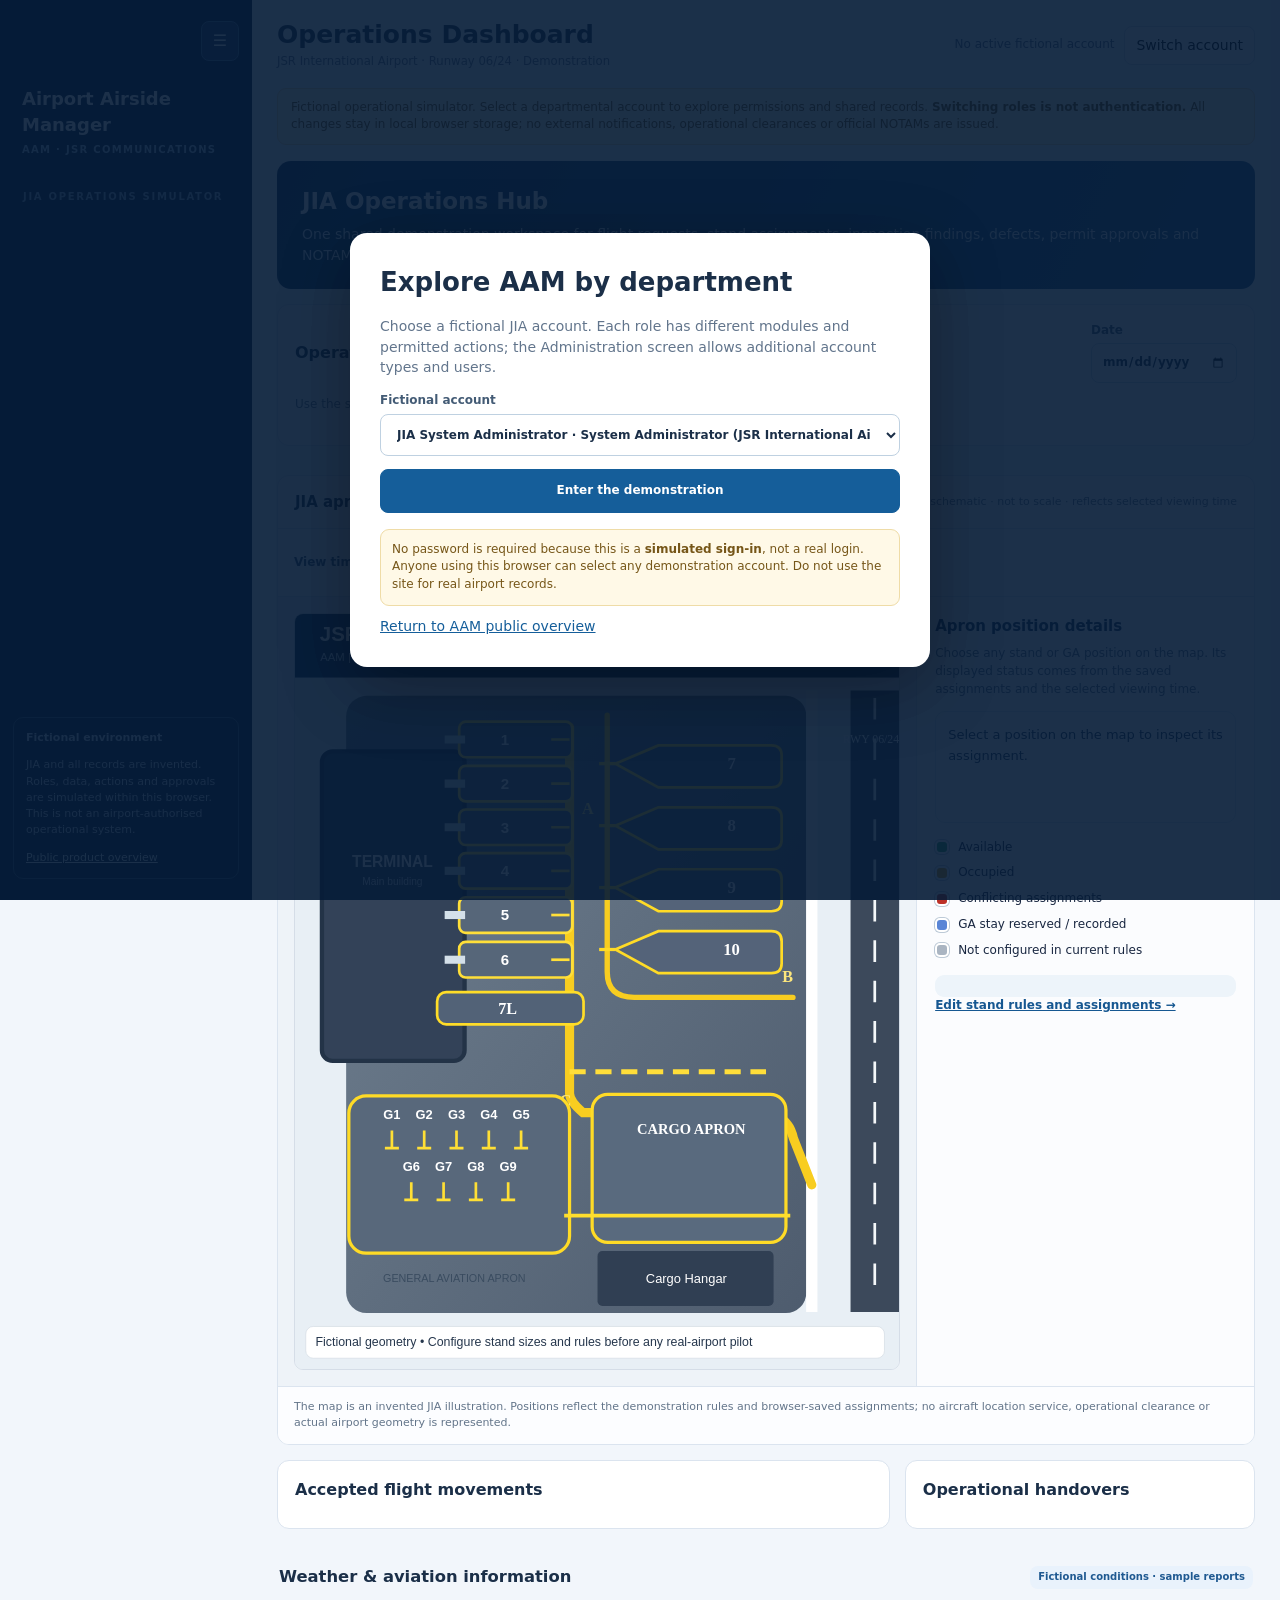
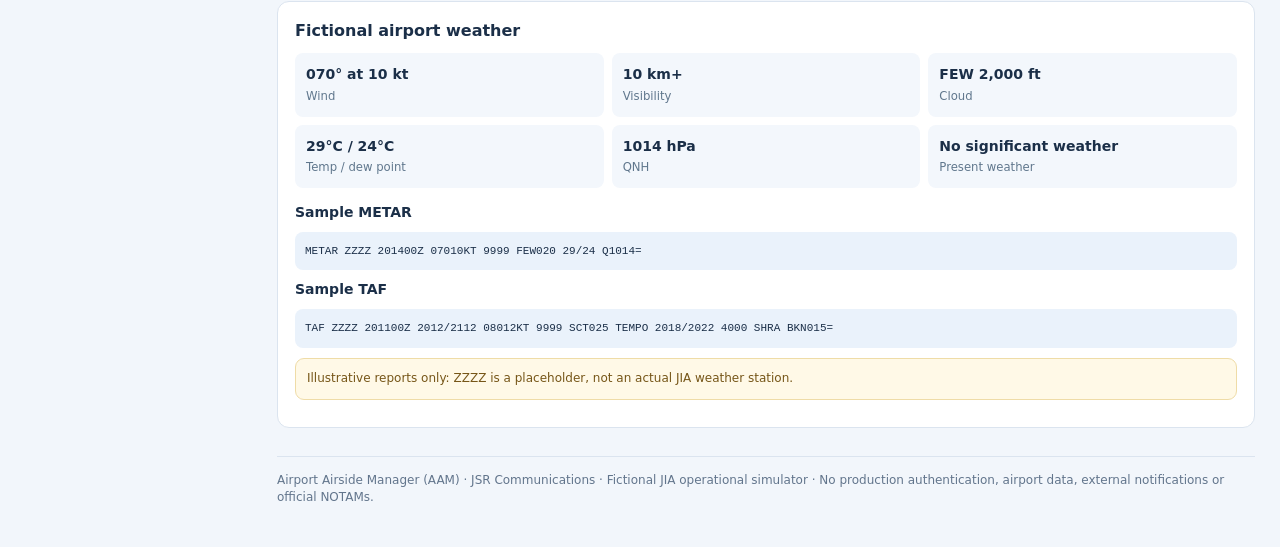
<file: portal.html>
<!doctype html>
<html lang="en-GB">
<head>
<meta charset="utf-8"><meta name="viewport" content="width=device-width,initial-scale=1">
<meta name="description" content="Airport Airside Manager (AAM) integrated fictional JSR International Airport role-based operations simulator by JSR Communications.">
<meta name="theme-color" content="#102b4f">
<title>AAM | JIA Integrated Operations Simulation</title>
<link rel="stylesheet" href="assets/portal.css">
<script src="assets/portal.js" defer></script>
</head>
<body>
<div class="shell">
<aside class="sidebar" aria-label="AAM navigation">
<button id="collapseSidebar" class="collapse-control" type="button" aria-expanded="true" aria-label="Collapse sidebar" title="Collapse sidebar">☰</button>
<div class="brand"><b>Airport Airside Manager</b><small>AAM · JSR COMMUNICATIONS</small></div>
<div class="nav-title">JIA operations simulator</div>
<nav id="navLinks" aria-label="Department modules"></nav>
<div class="sidebar-note"><b>Fictional environment</b><p>JIA and all records are invented. Roles, data, actions and approvals are simulated within this browser. This is not an airport-authorised operational system.</p><a href="index.html" style="color:#e2f4ff">Public product overview</a></div>
</aside>
<main class="content">
<div class="top"><div><h1 id="pageTitle">Operations Dashboard</h1><small>JSR International Airport · Runway 06/24 · Demonstration</small></div>
<div class="account"><span id="accountLabel">No active fictional account</span><button type="button" id="switchAccount">Switch account</button></div></div>
<div class="demo-label">Fictional operational simulator. Select a departmental account to explore permissions and shared records. <b>Switching roles is not authentication.</b> All changes stay in local browser storage; no external notifications, operational clearances or official NOTAMs are issued.</div>
<section class="section active" data-page="dashboard">
<div class="hero"><h2>JIA Operations Hub</h2><p>One shared demonstration workspace for flight requests, stand assignments, inspection findings, defects, permit approvals and NOTAM requests. Switch between fictional department accounts to see the differences.</p></div>
<div class="panel"><div class="panel-head"><h3>Operating day</h3><label class="field">Date <input id="operatingDate" type="date"></label></div><p class="hint">Use the same fictional working day across flights, GA stays, inspections and the apron display.</p></div>
<div class="metrics" id="dashboardMetrics"></div>
<section class="panel" style="margin-top:14px" aria-label="Interactive fictional apron map">
    <div class="panel-h"><h3>JIA apron map · assignment-linked</h3><small>Fictional schematic · not to scale · reflects selected viewing time</small></div>
    <div class="time-row"><label for="viewTime">View time</label><input id="viewTime" type="time" value="12:30"><button id="resetTime" data-act="reset-time" type="button">12:30 sample</button></div>
    <div class="map-layout">
      <div class="map-viewport"><div class="map-figure" id="apronFigure">
        <img src="assets/jia-demo-apron.svg" alt="Invented airport schematic showing contact stands 1 to 6, stand 7L, remote stands 7 to 10, general aviation positions G1 to G9 and a cargo apron." loading="lazy">
        <div id="mapPins" aria-label="Select an apron position for flight or GA occupancy details"></div>
      </div></div>
      <aside class="map-info" aria-label="Map status and selection">
        <h4>Apron position details</h4>
        <p>Choose any stand or GA position on the map. Its displayed status comes from the saved assignments and the selected viewing time.</p>
        <div id="mapSelection" class="detail" role="status" aria-live="polite">Select a position on the map to inspect its assignment.</div>
        <div class="map-legend" aria-label="Position status legend">
          <span><i class="free"></i> Available</span>
          <span><i class="busy"></i> Occupied</span>
          <span><i class="conflict"></i> Conflicting assignments</span>
          <span><i class="reserve"></i> GA stay reserved / recorded</span>
          <span><i class="off"></i> Not configured in current rules</span>
        </div>
        <div class="map-summary" id="mapSummary"></div>
        <p class="unmapped" id="unmappedStands" hidden></p>
        <p><a href="assignments.html" style="color:#165791;font-weight:800">Edit stand rules and assignments →</a></p>
      </aside>
    </div>
    <div class="note">The map is an invented JIA illustration. Positions reflect the demonstration rules and browser-saved assignments; no aircraft location service, operational clearance or actual airport geometry is represented.</div>
  </section>
<div class="two"><div class="panel"><h3>Accepted flight movements</h3><div id="dashboardFlights"></div></div><div class="panel"><h3>Operational handovers</h3><div id="dashboardWork"></div></div></div>
<section class="aam-airport-weather" aria-label="Fictional airport weather">
<div class="panel-head"><h3>Weather &amp; aviation information</h3><span class="tag">Fictional conditions · sample reports</span></div>
<div class="panel"><h3>Fictional airport weather</h3><div class="wxgrid"><div><b>070° at 10 kt</b><small>Wind</small></div><div><b>10 km+</b><small>Visibility</small></div><div><b>FEW 2,000 ft</b><small>Cloud</small></div><div><b>29°C / 24°C</b><small>Temp / dew point</small></div><div><b>1014 hPa</b><small>QNH</small></div><div><b>No significant weather</b><small>Present weather</small></div></div><h4 style="margin-top:14px">Sample METAR</h4><code class="raw">METAR ZZZZ 201400Z 07010KT 9999 FEW020 29/24 Q1014=</code><h4>Sample TAF</h4><code class="raw">TAF ZZZZ 201100Z 2012/2112 08012KT 9999 SCT025 TEMPO 2018/2022 4000 SHRA BKN015=</code><div class="notice">Illustrative reports only: ZZZZ is a placeholder, not an actual JIA weather station.</div></div>
</section>
</section>
<section class="section" data-page="flights">
<div class="panel"><div class="panel-head"><h3>Flight requests &amp; official working schedule</h3><span class="tag">Airline requests require Operations acceptance</span></div><p class="hint">Airlines see only their own flights. Pending requests do not appear on the accepted movement board. Airlines may update ETA and ETD after acceptance; only Operations can allocate stands or alter official schedule status.</p><div class="table-wrap"><table><thead><tr><th>Flight / airline</th><th>Category / aircraft</th><th>STA / STD</th><th>ETA / ETD</th><th>Status</th><th>Stand / resources</th><th>Action</th></tr></thead><tbody id="flightRows"></tbody></table></div></div>
<div class="panel"><h3>Add a flight request</h3><form class="form" id="flightForm">
<label>Flight number / callsign<input required name="number" maxlength="16" placeholder="IA215"></label><label>Aircraft type<select name="aircraft"><option>AT76</option><option>DHC6</option><option>E190</option><option>A320</option><option>B738</option><option>C208</option></select></label>
<label>Arrival / origin code<input name="origin" required maxlength="12" placeholder="ZZZA"></label><label>Next destination<input name="destination" required maxlength="12" placeholder="ZZZB"></label>
<label>Category<select name="category"><option>International</option><option>Domestic</option><option>GA</option><option>Cargo</option></select></label><label>Scheduled arrival (STA)<input name="sta" type="time" required></label>
<label>Scheduled departure (STD)<input name="std" type="time" required></label><label>ETA (optional)<input name="eta" type="time"></label>
<label>ETD (optional)<input name="etd" type="time"></label><div class="full"><button class="btn primary" type="submit">Submit to Airport Operations</button></div>
</form></div>
</section>
<section class="section" data-page="private">
<div class="panel"><h3>Airline private schedule</h3><p class="hint">This is your airline's private working sheet. Add internal rows, notes and changes and print it without sending them to Airport Operations. Selecting <b>Submit flight to Operations</b> is a separate deliberate action.</p>
<div class="actions"><button class="btn" id="printPrivate" type="button">Print private schedule</button></div>
<div class="table-wrap" id="privatePrintArea"><table><thead><tr><th>Internal flight</th><th>Route</th><th>Time</th><th>Private notes</th><th>Action</th></tr></thead><tbody id="privateRows"></tbody></table></div></div>
<div class="panel"><h3>Add private planning row</h3><form id="privateForm" class="form"><label>Internal flight<input name="flight" required maxlength="18"></label><label>Route<input name="route" maxlength="90" required></label><label>Planning time<input name="time" type="time" required></label><label class="full">Private note<textarea name="note" maxlength="350"></textarea></label><div class="full"><button class="btn primary">Save privately</button></div></form></div>
</section>
<section class="section" data-page="ga">
<div class="two"><div class="panel"><h3>GA &amp; FBO parking register</h3><p class="hint">Multi-day reservations and occupied GA positions. FBOs see their own entries, while Operations can view all. Position conflicts are flagged.</p><div id="gaRows"></div></div>
<div class="panel"><h3>Add fictional GA stay</h3><form class="form" id="gaForm"><label>Aircraft registration<input name="registration" required maxlength="16"></label><label>Aircraft type<input name="aircraft" required maxlength="24" placeholder="C208"></label><label>GA position<select name="spot" id="gaSpotSelect"></select></label><label>Operator<input name="operator" required maxlength="80"></label><label>Arrival date<input type="date" name="start" required></label><label>Departure date<input type="date" name="end" required></label><label>Status<select name="status"><option>Reserved</option><option>On stand</option><option>Departed</option></select></label><div class="full"><button class="btn primary">Save GA stay</button></div></form></div></div>
</section>
<section class="section" data-page="issues">
<div class="tab-strip" aria-label="Issues and permits tabs"><button type="button" class="tab-button active" data-jump="issues">Issues &amp; Defects</button><button type="button" class="tab-button" data-jump="permits">Permits &amp; Approvals</button></div>
<div class="two"><div class="panel"><h3>Issues &amp; defects register</h3><p class="hint">One issue, one accountable owner, due date and recorded resolution/sign-off. Overdue entries remain open until formally closed.</p><div class="cards" id="issueRows"></div></div>
<div class="panel"><h3>Report a defect</h3><form id="issueForm" class="form">
<label>Location<input name="location" required maxlength="100" placeholder="Stand 4"></label><label>Category<select name="category"><option>Lighting</option><option>Surface</option><option>FOD</option><option>Fire / safety</option><option>Equipment</option><option>Terminal</option><option>Other</option></select></label>
<label>Severity<select name="severity"><option>Low</option><option selected>Medium</option><option>High</option><option>Urgent</option></select></label><label>Responsible department<select name="owner"><option>Maintenance</option><option>Airport Operations</option><option>Safety</option><option>Ground Handling</option><option>Terminal Operations</option></select></label>
<label>Due date/time<input name="due" type="datetime-local"></label><label class="full">Observation<textarea name="description" required maxlength="900"></textarea></label><div class="full"><button class="btn primary">Create tracked issue</button></div></form></div></div>
</section>
<section class="section" data-page="inspections">
<div class="two"><div class="panel"><h3>Recorded inspection findings</h3><p class="hint">A failed inspection item automatically raises a linked issue in this simulator.</p><div id="inspectionRows"></div></div>
<div class="panel"><h3>Record a fictional inspection check</h3><form id="inspectionForm" class="form">
<label>Checklist<select name="type" id="inspectionType"><option>Airfield</option><option>Terminal</option></select></label><label>Item<select name="item" id="inspectionItem"></select></label>
<label>Result<select name="result"><option>Pass</option><option>Fail</option></select></label><label>Location<input name="location" required maxlength="100"></label>
<label class="full">Remarks<textarea name="remarks" maxlength="900"></textarea></label><div class="full"><button class="btn primary">Record inspection result</button></div></form>
<p class="hint" style="margin-top:15px">For full day/night checklists and PDF reports, use the existing <a href="airfield-inspection.html">Airfield Inspection</a> or <a href="terminal-inspection.html">Terminal Inspection</a> tools. Those older standalone forms do not yet automatically create issues in this simulator.</p></div></div>
</section>
<section class="section" data-page="permits">
<div class="tab-strip" aria-label="Issues and permits tabs"><button type="button" class="tab-button" data-jump="issues">Issues &amp; Defects</button><button type="button" class="tab-button active" data-jump="permits">Permits &amp; Approvals</button></div>
<div class="two"><div class="panel"><h3>Airside permits</h3><p class="hint">Request → approval / rejection → activation → close-out. Decisions are simulated and retained in the local audit history.</p><div id="permitRows" class="cards"></div></div>
<div class="panel"><h3>New permit application</h3><form class="form" id="permitForm">
<label>Permit type<select name="type"><option>Hot works</option><option>Airside works</option><option>AVOP / driving</option><option>Temporary access</option></select></label><label>Location<input required name="location" maxlength="100"></label>
<label>Responsible team<input required name="team" maxlength="90"></label><label>Proposed end date/time<input name="end" type="datetime-local"></label>
<label class="full">Scope / safety precautions<textarea required name="scope" maxlength="950"></textarea></label><div class="full"><button class="btn primary">Submit permit request</button></div></form></div></div>
</section>
<section class="section" data-page="notams">
<div class="notice">NOTAM requests and “issued” notices on this page are fictional simulations. This site never communicates with AIS, ATC or an authoritative NOTAM service.</div>
<div class="two"><div class="panel"><h3>NOTAM requests &amp; sample notices</h3><p class="hint">Internal request → Operations review → AIS filing simulation → ATC acknowledgement. Requests are not official NOTAMs.</p><div class="cards" id="notamRows"></div></div>
<div class="panel"><h3>New internal NOTAM request</h3><form class="form" id="notamForm">
<label>Subject<select name="subject"><option>Runway</option><option>Taxiway</option><option>Apron / stands</option><option>Lighting</option><option>Obstacle</option><option>Other</option></select></label>
<label>Location<input name="location" required maxlength="100" placeholder="RWY 06/24"></label>
<label>Start time (UTC)<input name="start" type="datetime-local"></label><label>End time (UTC)<input name="end" type="datetime-local"></label>
<label class="full">Proposed notice text<textarea required name="text" maxlength="1000"></textarea></label><div class="full"><button class="btn primary">Submit internal request</button></div></form></div></div>
</section>
<section class="section" data-page="reports">
<div class="panel"><h3>Reports &amp; audit history</h3><p class="hint">Download fictional CSV reports. These records are local to this browser and are not audited server-side.</p>
<div class="actions" id="reportButtons"></div><h4>Recent demonstration activity</h4><div id="auditRows"></div></div>
</section>
<section class="section" data-page="admin">
<div class="hero"><h2>Administration · JIA</h2><p>Configure simulated account types, permissions, departmental accounts and organisations. None of these controls creates secure users or grants access to a real airport system.</p></div>
<div class="two"><div class="panel"><div class="panel-head"><h3>Account types &amp; permissions</h3></div><label class="field">Edit role type<select id="roleEditor"></select></label><div id="permissionEditor" class="permission-grid" style="margin-top:12px"></div><div class="actions"><button class="btn primary" id="saveRole">Save permissions</button></div><form id="roleForm" class="form"><label class="full">Create new account type<input name="name" required maxlength="50" placeholder="e.g. Airport Fire Service"></label><div class="full"><button class="btn">Add account type</button></div></form></div>
<div class="panel"><h3>Register fictional account</h3><form id="userForm" class="form"><label>Account display name<input name="name" required maxlength="80" placeholder="Demo AIS Officer"></label><label>Account type<select name="role" id="newUserRole"></select></label><label>Organisation<select name="org" id="newUserOrg"></select></label><div class="full"><button class="btn primary">Create account</button></div></form>
<h3 style="margin-top:23px">Register organisation</h3><form class="form" id="orgForm"><label>Organisation<input name="name" maxlength="90" required></label><label>Type<select name="type"><option>Airport</option><option>Airline</option><option>FBO</option><option>Ground Handler</option><option>Contractor</option><option>Other</option></select></label><div class="full"><button class="btn">Add organisation</button></div></form></div></div>
<div class="panel"><h3>Fictional account directory</h3><p class="hint">Account activation and roles are browser-only simulation settings. The System Administrator role is protected from permission edits in this demonstration.</p><div class="table-wrap"><table><thead><tr><th>Account</th><th>Type</th><th>Organisation</th><th>Status</th><th>Actions</th></tr></thead><tbody id="userRows"></tbody></table></div>
<div class="actions"><button type="button" class="btn danger" id="resetDemo">Reset all fictional demo data</button></div></div>
</section>
<footer class="muted" style="font-size:12px;border-top:1px solid #dbe4ef;padding-top:15px;margin-top:28px">Airport Airside Manager (AAM) · JSR Communications · Fictional JIA operational simulator · No production authentication, airport data, external notifications or official NOTAMs.</footer>
</main></div>
<div id="loginOverlay" role="dialog" aria-modal="true" aria-label="Choose a fictional departmental account" hidden>
<div class="login-card"><h2>Explore AAM by department</h2><p>Choose a fictional JIA account. Each role has different modules and permitted actions; the Administration screen allows additional account types and users.</p>
<label class="field">Fictional account<select id="loginChoice"></select></label><button type="button" class="btn primary" id="loginGo">Enter the demonstration</button>
<div class="notice">No password is required because this is a <b>simulated sign-in</b>, not a real login. Anyone using this browser can select any demonstration account. Do not use the site for real airport records.</div>
<a href="index.html">Return to AAM public overview</a></div></div>
</body></html>
</file>
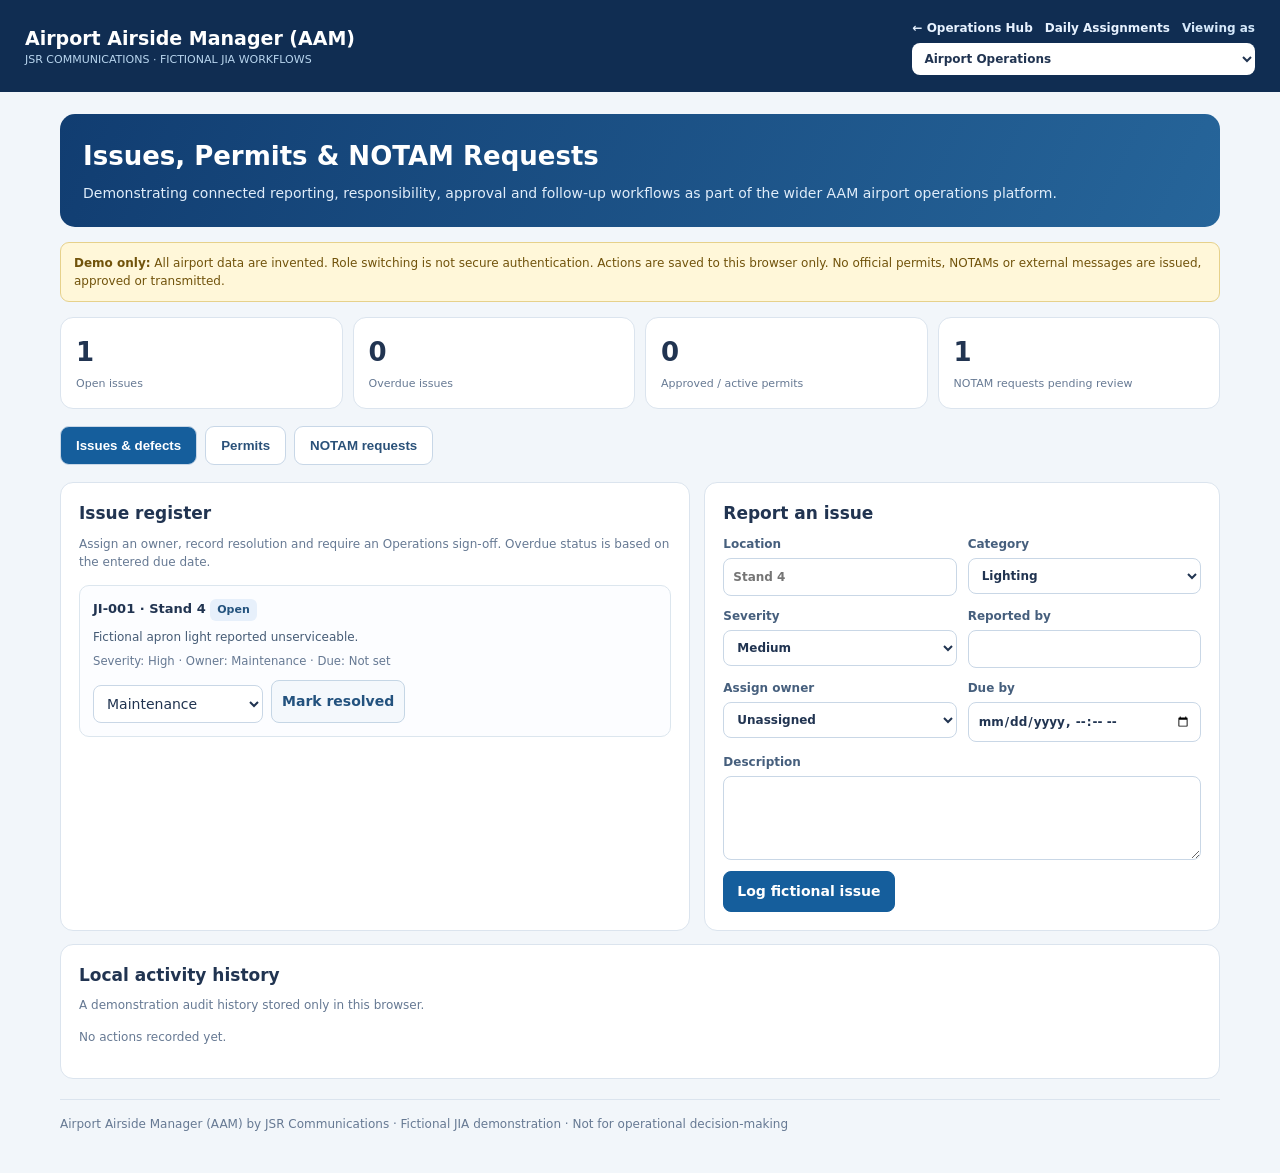
<file: workflows.html>
<!doctype html>
<html lang="en-GB">
<head>
<meta charset="utf-8"><meta name="viewport" content="width=device-width,initial-scale=1">
<meta name="description" content="Airport Airside Manager: fictional issues, permits and NOTAM request workflows.">
<title>AAM | Issues, Permits and NOTAM Requests</title>
<style>
:root{--navy:#102d52;--blue:#155e9c;--ink:#213451;--muted:#667993;--line:#dbe4ee;--bg:#f2f6fa}
*{box-sizing:border-box}body{background:var(--bg);margin:0;color:var(--ink);font:14px/1.5 system-ui,"Segoe UI",Arial,sans-serif}
header{background:var(--navy);color:white;padding:17px 25px;display:flex;align-items:center;justify-content:space-between;gap:15px;flex-wrap:wrap}
header b{font-size:19px}header small{display:block;font-size:11px;color:#b9d6ef}
header a{color:#e7f2ff;text-decoration:none;font-size:12px;font-weight:bold;margin-right:12px}
header select{border-radius:8px;padding:8px;border:0}
main{max-width:1200px;margin:auto;padding:22px 20px 40px}
.hero{background:linear-gradient(115deg,#113d71,#26659a);color:#fff;border-radius:15px;padding:23px}
.hero h1{margin:0 0 7px;font-size:26px}.hero p{margin:0;color:#e0edfa}
.notice{background:#fff7d9;border:1px solid #e6d18b;color:#71530b;padding:11px 13px;border-radius:9px;margin:15px 0;font-size:12px}
.metrics{display:grid;grid-template-columns:repeat(4,minmax(0,1fr));gap:10px}
.metric,.panel{border:1px solid var(--line);border-radius:13px;background:#fff}
.metric{padding:15px}.metric b{font-size:26px;display:block}.metric span{color:var(--muted);font-size:11px}
.tabs{display:flex;gap:8px;flex-wrap:wrap;margin:17px 0}.tabs button{border:1px solid #c8d7e7;background:#fff;color:#2a5179;font-weight:750;border-radius:9px;padding:11px 15px;cursor:pointer}
.tabs button[aria-selected=true]{background:var(--blue);color:white}
.view{display:none}.view.active{display:block}
.grid{display:grid;grid-template-columns:minmax(0,1.1fr) minmax(290px,.9fr);gap:14px}.panel{padding:18px;margin-bottom:13px;min-width:0}
.panel h2{font-size:17px;margin:0 0 8px}.help{color:var(--muted);font-size:12px;margin:0 0 14px}
.form{display:grid;grid-template-columns:repeat(2,minmax(0,1fr));gap:11px}.full{grid-column:1/-1}
label{font-size:12px;font-weight:750;color:#465f7d}input,select,textarea{font:inherit;display:block;width:100%;padding:9px;margin-top:5px;border-radius:8px;border:1px solid #c9d7e6;color:#213451;background:#fff}
textarea{min-height:84px;resize:vertical}
button.action{border:1px solid var(--blue);background:var(--blue);color:white;border-radius:8px;padding:9px 13px;font:inherit;font-weight:750;cursor:pointer}
button.small{border:1px solid #c5d6e5;background:#f4f8fc;color:#23527e;border-radius:8px;padding:7px 10px;font:inherit;font-weight:700;cursor:pointer}
button:disabled{opacity:.55;cursor:not-allowed}
.list{display:grid;gap:10px}.record{border:1px solid #dce6ee;background:#fcfdff;border-radius:10px;padding:13px}
.record h3{margin:0 0 7px;font-size:13px}.record p{margin:5px 0;color:#455b75;font-size:12px;white-space:pre-wrap;overflow-wrap:anywhere}.record small{display:block;color:var(--muted);margin:7px 0}
.controls{display:flex;flex-wrap:wrap;gap:8px;margin-top:9px}.controls select{width:auto;max-width:180px}
.pill{display:inline-block;border-radius:6px;padding:3px 7px;background:#e7f0fb;color:#24537e;font-size:11px}
.pill.warning{background:#ffebdf;color:#9f351c}
.audititem{color:#516b85;font-size:12px;padding:8px;border-bottom:1px solid #edf2f7}
footer{margin-top:20px;border-top:1px solid var(--line);padding-top:15px;font-size:12px;color:var(--muted)}
@media(max-width:850px){.grid{grid-template-columns:1fr}.metrics{grid-template-columns:repeat(2,1fr)}}
@media(max-width:550px){.form,.metrics{grid-template-columns:1fr}}
</style>
</head>
<body>
<header><div><b>Airport Airside Manager (AAM)</b><small>JSR COMMUNICATIONS · FICTIONAL JIA WORKFLOWS</small></div>
<div><a href="index.html">← Operations Hub</a><a href="assignments.html">Daily Assignments</a><label style="color:#d5e8fa">Viewing as <select id="role"><option value="Operations">Airport Operations</option><option>Airline</option><option>Ground Handler</option><option>Maintenance</option><option>ATC</option><option>Manager</option><option>Communications</option></select></label></div></header>
<main>
<div class="hero"><h1>Issues, Permits &amp; NOTAM Requests</h1><p>Demonstrating connected reporting, responsibility, approval and follow-up workflows as part of the wider AAM airport operations platform.</p></div>
<div class="notice"><b>Demo only:</b> All airport data are invented. Role switching is not secure authentication. Actions are saved to this browser only. No official permits, NOTAMs or external messages are issued, approved or transmitted.</div>
<div class="metrics"><div class="metric"><b id="cIssues">0</b><span>Open issues</span></div><div class="metric"><b id="cOverdue">0</b><span>Overdue issues</span></div><div class="metric"><b id="cPermits">0</b><span>Approved / active permits</span></div><div class="metric"><b id="cNotams">0</b><span>NOTAM requests pending review</span></div></div>
<nav class="tabs" aria-label="Workflow sections"><button type="button" data-tab="issues" aria-selected="true">Issues &amp; defects</button><button type="button" data-tab="permits" aria-selected="false">Permits</button><button type="button" data-tab="notams" aria-selected="false">NOTAM requests</button></nav>
<section class="view active" id="issues"><div class="grid">
<div class="panel"><h2>Issue register</h2><p class="help">Assign an owner, record resolution and require an Operations sign-off. Overdue status is based on the entered due date.</p><div class="list" id="issueList"></div></div>
<div class="panel"><h2>Report an issue</h2><form id="issueForm" class="form">
<label>Location<input name="location" required maxlength="90" placeholder="Stand 4"></label><label>Category<select name="category"><option>Lighting</option><option>FOD</option><option>Surface</option><option>Equipment</option><option>Terminal</option><option>Other</option></select></label>
<label>Severity<select name="severity"><option>Low</option><option selected>Medium</option><option>High</option><option>Urgent</option></select></label><label>Reported by<input name="reporter" required maxlength="90"></label>
<label>Assign owner<select name="owner"><option value="">Unassigned</option><option>Maintenance</option><option>Airport Operations</option><option>Terminal Team</option><option>Airfield Team</option><option>Ground Handling</option></select></label><label>Due by<input name="due" type="datetime-local"></label>
<label class="full">Description<textarea name="description" required maxlength="700"></textarea></label><div class="full"><button class="action" type="submit">Log fictional issue</button></div>
</form></div></div></section>
<section class="view" id="permits"><div class="grid">
<div class="panel"><h2>Permit register</h2><p class="help">Illustrative sequence: Requested → Approved → Active → Closed. Not an actual permit authorisation.</p><div class="list" id="permitList"></div></div>
<div class="panel"><h2>New permit request</h2><form id="permitForm" class="form">
<label>Type<select name="type"><option>Hot works</option><option>Airside works</option><option>Vehicle / access</option><option>Other</option></select></label>
<label>Work location<input name="location" required maxlength="100"></label><label>Requested by<input name="requester" required maxlength="90"></label>
<label>Department<select name="department"><option>Maintenance</option><option>Airport Operations</option><option>Contractor</option><option>Ground Handling</option></select></label>
<label class="full">Scope and precautions<textarea name="description" required maxlength="700"></textarea></label><div class="full"><button class="action" type="submit">Create demo permit request</button></div>
</form></div></div></section>
<section class="view" id="notams"><div class="grid">
<div class="panel"><h2>NOTAM request register</h2><p class="help">Internal requests only. The final step is marked “Ready for AIS (not sent)”. The authorised AIS service remains responsible for issuing real NOTAMs.</p><div class="list" id="notamList"></div></div>
<div class="panel"><h2>Prepare NOTAM request</h2><form id="notamForm" class="form">
<label>Subject<select name="subject"><option>Runway</option><option>Taxiway</option><option>Apron</option><option>Lighting</option><option>Obstacle</option><option>Other</option></select></label><label>Location<input name="location" required maxlength="90" placeholder="RWY 06/24"></label>
<label>Requested by<input name="requester" required maxlength="90"></label><label>Priority<select name="priority"><option>Routine</option><option>Urgent</option></select></label>
<label>From (UTC)<input name="from" type="datetime-local"></label><label>To (UTC)<input name="to" type="datetime-local"></label>
<label class="full">Proposed NOTAM text<textarea name="description" required maxlength="750"></textarea></label><div class="full"><button class="action" type="submit">Submit internal demo request</button></div>
</form></div></div></section>
<div class="panel"><h2>Local activity history</h2><p class="help">A demonstration audit history stored only in this browser.</p><div id="auditList"></div></div>
<footer>Airport Airside Manager (AAM) by JSR Communications · Fictional JIA demonstration · Not for operational decision-making</footer>
</main>
<script>
(function(){
'use strict';
var KEY='aam-demo-workflows-v1';
var find=function(id){return document.getElementById(id)};
var sample=function(){return {issues:[{id:'JI-001',location:'Stand 4',category:'Lighting',severity:'High',reporter:'Duty Officer',owner:'Maintenance',due:'',description:'Fictional apron light reported unserviceable.',status:'Open'}],permits:[{id:'JP-001',type:'Hot works',location:'Cargo Hangar',requester:'Maintenance',department:'Maintenance',description:'Fictional welding task with safety controls to review.',status:'Requested'}],notams:[{id:'JN-001',subject:'Taxiway',location:'Taxiway C',requester:'Airport Operations',priority:'Routine',from:'',to:'',description:'Fictional taxiway surface inspection.',status:'Awaiting review'}],audit:[]}};
var data;
try{data=JSON.parse(localStorage.getItem(KEY)||'null')||sample()}catch(e){data=sample()}
if(!Array.isArray(data.issues)||!Array.isArray(data.permits)||!Array.isArray(data.notams)||!Array.isArray(data.audit))data=sample();
var role='Operations';
function save(){try{localStorage.setItem(KEY,JSON.stringify(data))}catch(e){console.warn('Demo storage unavailable')}}
function log(action){data.audit.unshift({at:new Date().toISOString(),role:role,action:action});data.audit=data.audit.slice(0,25)}
function item(tag,cl,text){var el=document.createElement(tag);if(cl)el.className=cl;if(text!=null)el.textContent=text;return el}
function time(v){return v?new Date(v).toLocaleString('en-GB',{dateStyle:'short',timeStyle:'short'}):'Not set'}
function overdue(x){return x.status!=='Closed'&&x.due&&new Date(x.due).getTime()<Date.now()}
function canChange(){return role==='Operations'}
function addAction(parent,caption,func){var b=item('button','small',caption);b.type='button';b.addEventListener('click',func);parent.appendChild(b)}
function render(){
find('cIssues').textContent=data.issues.filter(function(x){return x.status!=='Closed'}).length;
find('cOverdue').textContent=data.issues.filter(overdue).length;
find('cPermits').textContent=data.permits.filter(function(x){return x.status==='Approved'||x.status==='Active'}).length;
find('cNotams').textContent=data.notams.filter(function(x){return x.status==='Awaiting review'}).length;
['issues','permits','notams'].forEach(function(kind){
var box=find(kind==='issues'?'issueList':kind==='permits'?'permitList':'notamList');box.replaceChildren();
data[kind].forEach(function(x){
var card=item('div','record'),head=item('h3','',x.id+' · '+(x.location||'No location')),tag=item('span','pill'+(overdue(x)?' warning':''),overdue(x)?'Overdue':x.status);
head.appendChild(document.createTextNode(' '));head.appendChild(tag);card.appendChild(head);
card.appendChild(item('p','',x.description||''));var details=kind==='issues'?'Severity: '+x.severity+' · Owner: '+(x.owner||'Unassigned')+' · Due: '+time(x.due):kind==='permits'?x.type+' · '+x.department:x.subject+' · '+x.priority;
card.appendChild(item('small','',details));
var ctl=item('div','controls');
if(kind==='issues'){
if(canChange()&&x.status==='Open'){
var select=item('select');['','Maintenance','Airport Operations','Terminal Team','Airfield Team','Ground Handling'].forEach(function(v){var o=item('option','',v||'Unassigned');o.value=v;o.selected=x.owner===v;select.appendChild(o)});
select.addEventListener('change',function(){x.owner=select.value;log('Assigned '+x.id+' to '+(x.owner||'unassigned'));save();render()});ctl.appendChild(select)}
if(x.status==='Open'&&x.owner&&(canChange()||(role==='Maintenance'&&x.owner==='Maintenance')))addAction(ctl,'Mark resolved',function(){x.status='Resolved';log('Resolved '+x.id);save();render()});
if(x.status==='Resolved'&&canChange())addAction(ctl,'Operations sign-off',function(){x.status='Closed';log('Signed off '+x.id);save();render()});
}else if(kind==='permits'&&canChange()&&x.status!=='Closed')addAction(ctl,x.status==='Requested'?'Approve (demo)':x.status==='Approved'?'Activate (demo)':'Close (demo)',function(){x.status=x.status==='Requested'?'Approved':x.status==='Approved'?'Active':'Closed';log('Permit '+x.id+': '+x.status);save();render()});
else if(kind==='notams'&&canChange()&&(x.status==='Awaiting review'||x.status==='Reviewed'))addAction(ctl,x.status==='Awaiting review'?'Mark reviewed':'Ready for AIS (not sent)',function(){x.status=x.status==='Awaiting review'?'Reviewed':'Ready for AIS (not sent)';log('NOTAM request '+x.id+': '+x.status);save();render()});
card.appendChild(ctl);box.appendChild(card)
});
if(!data[kind].length)box.appendChild(item('p','help','No records yet.'))});
var audit=find('auditList');audit.replaceChildren();
data.audit.slice(0,12).forEach(function(a){audit.appendChild(item('div','audititem',time(a.at)+' · '+a.role+' — '+a.action))});
if(!data.audit.length)audit.appendChild(item('p','help','No actions recorded yet.'));
document.querySelectorAll('form button[type=submit]').forEach(function(b){b.disabled=role==='Manager'});
}
function switchTab(name){if(['issues','permits','notams'].indexOf(name)<0)name='issues';document.querySelectorAll('[data-tab]').forEach(function(b){b.setAttribute('aria-selected',String(b.dataset.tab===name))});document.querySelectorAll('.view').forEach(function(v){v.classList.toggle('active',v.id===name)})}
document.querySelectorAll('[data-tab]').forEach(function(b){b.addEventListener('click',function(){location.hash=b.dataset.tab;switchTab(b.dataset.tab)})});
window.addEventListener('hashchange',function(){switchTab(location.hash.slice(1))});
find('role').addEventListener('change',function(e){role=e.target.value;render()});
[['issueForm','issues','JI'],['permitForm','permits','JP'],['notamForm','notams','JN']].forEach(function(config){
find(config[0]).addEventListener('submit',function(e){e.preventDefault();if(role==='Manager')return;
var values=Object.fromEntries(new FormData(e.target));values.id=config[2]+'-'+Math.random().toString(36).slice(2,8).toUpperCase();values.status=config[1]==='issues'?'Open':config[1]==='permits'?'Requested':'Awaiting review';
data[config[1]].unshift(values);log('Created '+values.id);save();e.target.reset();render()})
});
switchTab(location.hash.slice(1));render();
})();
</script>
</body></html>
</file>
<file: assets/portal.css>
:root{--navy:#102b4f;--blue:#155e9a;--deep:#071b38;--gold:#f2c451;--ink:#1b2f48;--muted:#62758c;--line:#dbe4ef;--bg:#f2f6fb;--white:#fff;--ok:#16724d;--bad:#af302b}
*{box-sizing:border-box}html{scroll-behavior:smooth}body{margin:0;background:var(--bg);color:var(--ink);font:14px/1.48 system-ui,-apple-system,"Segoe UI",Arial,sans-serif}a{color:var(--blue)}
input,button,select,textarea{font:inherit}button{cursor:pointer}button:disabled{opacity:.5;cursor:not-allowed}button:focus-visible,a:focus-visible,input:focus-visible,select:focus-visible,textarea:focus-visible{outline:3px solid #80b4e8;outline-offset:2px}
.shell{display:grid;grid-template-columns:252px minmax(0,1fr);min-height:100vh}
.sidebar{background:var(--deep);color:white;padding:21px 13px;display:flex;flex-direction:column;gap:20px;position:sticky;top:0;height:100vh;overflow:auto}
.brand{padding:5px 9px}.brand b{display:block;font-size:18px}.brand small{display:block;color:#a9c8e9;letter-spacing:1.3px;font-weight:600;font-size:10px;margin-top:4px}
.nav-title{font-size:10px;letter-spacing:1.7px;color:#91aed0;text-transform:uppercase;font-weight:850;margin:7px 10px}
#navLinks{display:grid;gap:4px}.nav-link{color:#cfe0f1;text-decoration:none;border-radius:8px;padding:11px 12px;font-weight:680;font-size:13px}.nav-link:hover{background:#203e63;color:#fff}.nav-link.active{background:#28537e;color:white;border-left:3px solid var(--gold)}.nav-link em{font-style:normal;color:#91bde7;margin-right:8px}
.sidebar-note{margin-top:auto;padding:12px;border:1px solid #395776;border-radius:10px;font-size:11px;color:#c4d6eb}
.content{min-width:0;padding:20px 25px 40px;max-width:1650px;width:100%;margin:auto}
.top{display:flex;justify-content:space-between;align-items:center;gap:15px;flex-wrap:wrap;margin-bottom:17px}
.top h1{font-size:25px;margin:0;line-height:1.2}.top small{color:var(--muted)}.account{display:flex;gap:10px;align-items:center;flex-wrap:wrap}.account span{font-size:12px;color:#516984}.account b{color:#173c65}.account button{border:1px solid #cbdbe9;background:#fff;border-radius:8px;padding:8px 11px}
.hero{background:linear-gradient(115deg,#12345b,#235e91);padding:23px 25px;color:#fff;border-radius:14px;margin-bottom:15px}
.hero h2{font-size:23px;margin:0 0 6px}.hero p{margin:0;color:#d9e8f6;max-width:950px}.hero small{color:#f8e6a0}
.demo-label{border-radius:9px;background:#fff7df;border:1px solid #efdba0;color:#75510a;padding:10px 13px;font-size:12px;margin-bottom:16px}
.section{display:none}.section.active{display:block}
.metrics{display:grid;grid-template-columns:repeat(4,minmax(0,1fr));gap:13px;margin-bottom:15px}.metric{background:white;border:1px solid var(--line);border-radius:11px;padding:16px}.metric span{font-size:11px;text-transform:uppercase;color:var(--muted);letter-spacing:.4px;font-weight:750}.metric strong{font-size:29px;display:block;margin:5px 0 2px}.metric small{color:var(--muted)}
.panel{background:#fff;border:1px solid var(--line);border-radius:12px;padding:17px;margin-bottom:14px;min-width:0}.panel h3{font-size:16px;margin:0 0 10px}.panel h4{font-size:14px;margin:0 0 6px}.panel .hint{font-size:12px;color:var(--muted);margin:0 0 14px}.panel-head{display:flex;align-items:center;justify-content:space-between;gap:10px;flex-wrap:wrap;margin-bottom:13px}.panel-head h3{margin:0}
.two{display:grid;grid-template-columns:minmax(0,1.4fr) minmax(300px,.8fr);gap:15px}.two-even{display:grid;grid-template-columns:repeat(2,minmax(0,1fr));gap:15px}
.form{display:grid;grid-template-columns:repeat(2,minmax(0,1fr));gap:11px}.form label,.field{display:block;font-size:12px;font-weight:750;color:#435b75}.form input,.form select,.form textarea,.field input,.field select{display:block;width:100%;margin-top:4px;background:#fff;border:1px solid #c9d7e6;padding:9px 10px;border-radius:8px;color:var(--ink);min-width:0}.form textarea{resize:vertical;min-height:75px}.full{grid-column:1/-1}.compact{max-width:210px}
.btn{background:#fff;border:1px solid #c9d6e5;color:#1c507f;padding:9px 13px;border-radius:8px;font-size:12px;font-weight:780;display:inline-block;text-decoration:none}.btn.primary{background:var(--blue);color:#fff;border-color:var(--blue)}.btn.danger{background:#fff3f2;color:#9b2d28;border-color:#f3c3c0}.btn:disabled{cursor:not-allowed;opacity:.5}.btn:hover:not(:disabled){filter:brightness(.96)}.actions{display:flex;flex-wrap:wrap;gap:8px;align-items:center;margin:10px 0}.actions select,.actions input{width:auto;max-width:190px;min-width:110px}
.table-wrap{overflow:auto;border:1px solid var(--line);border-radius:10px}table{width:100%;border-collapse:collapse;min-width:650px}th{background:#f1f5f9;color:#54708d;letter-spacing:.35px;text-align:left;font-size:10px;text-transform:uppercase;font-weight:850}th,td{padding:10px;border-bottom:1px solid #e6edf4;vertical-align:top}td{font-size:12px}tr:last-child td{border-bottom:0}td small{display:block;color:#6e7f94}td select{min-width:110px;border:1px solid #cbd9e6;border-radius:7px;background:#fff;padding:6px}td .btn{padding:6px 8px;font-size:11px}
.tag{display:inline-block;padding:4px 8px;border-radius:8px;font-size:10px;font-weight:800;background:#e9f2fc;color:#1f5991}.tag.green{background:#e1f7e9;color:#0d7540}.tag.amber{background:#fff1d7;color:#8b5608}.tag.red{background:#ffe5e3;color:#a22d28}
.cards{display:grid;gap:11px}.record{border:1px solid var(--line);background:#fcfdff;border-radius:10px;padding:12px}.record h4{margin:0 0 7px;font-size:13px}.record p{font-size:12px;color:#485f77;margin:7px 0;white-space:pre-wrap;overflow-wrap:anywhere}.record small{font-size:11px;color:#60758c}
.muted{color:var(--muted)}.empty{color:var(--muted);padding:17px;font-size:13px}
.map-wrap{display:grid;grid-template-columns:minmax(0,1fr) minmax(210px,.65fr);gap:15px}.map-graphic{position:relative;max-width:650px;margin:auto}.map-graphic img{width:100%;display:block;border-radius:8px;border:1px solid var(--line)}.map-pin{position:absolute;z-index:2;border:1px solid #fff;box-shadow:0 2px 7px #0005;border-radius:7px;padding:3px 5px;max-width:72px;transform:translate(-50%,-50%);font-size:10px;font-weight:800;background:#e3f8e9;color:#135e39}.map-pin.busy{background:#ffe7b5;color:#78480b}.map-pin.clash{background:#ffe0dd;color:#a1221d}.map-pin[aria-pressed="true"]{outline:2px solid #1d5b9e;outline-offset:2px}.map-data{white-space:pre-line;line-height:1.7;font-size:12px;background:#f2f6fa;border:1px solid var(--line);border-radius:9px;padding:11px;min-height:130px;color:#1a3756}
.wxgrid{display:grid;grid-template-columns:repeat(2,minmax(0,1fr));gap:8px}.wxgrid div{background:#f3f7fc;padding:11px;border-radius:8px}.wxgrid b{display:block}.wxgrid small{color:#60778d}code.raw{display:block;white-space:normal;overflow-wrap:anywhere;background:#eaf2fb;padding:10px;border-radius:8px;font-size:11px;line-height:1.7;margin:9px 0}.notice{padding:11px;background:#fff9e7;border:1px solid #efdca7;border-radius:9px;color:#765618;font-size:12px;margin:10px 0}.audit{font-size:11px;color:#637993;border-bottom:1px solid #edf2f6;padding:7px 0}
.permission-grid{display:grid;grid-template-columns:repeat(3,minmax(0,1fr));gap:9px}.permission-grid label{display:flex;align-items:start;gap:7px;padding:6px;border:1px solid #d8e3ee;border-radius:8px;font-size:11px;font-weight:550}.permission-grid input{margin:2px 0 0;width:auto}.role-picker{display:grid;grid-template-columns:1fr 1fr;gap:10px}
#loginOverlay{position:fixed;inset:0;background:#061c37e8;z-index:200;display:flex;justify-content:center;align-items:center;padding:18px}
.login-card{background:#fff;max-width:580px;width:100%;border-radius:17px;padding:30px;box-shadow:0 20px 70px #0005}.login-card h2{font-size:26px;margin:0 0 8px}.login-card p{color:var(--muted)}.login-card select{width:100%;border:1px solid #bfd1e1;border-radius:8px;padding:12px;background:white}.login-card button{width:100%;margin-top:13px;padding:12px}.login-card .notice{margin-top:16px}
dialog{border:1px solid #c6d8e8;border-radius:14px;padding:24px;max-width:min(90vw,550px)}dialog::backdrop{background:#06182cc9}
@media(max-width:1100px){.shell{grid-template-columns:220px minmax(0,1fr)}.content{padding:16px}.permission-grid{grid-template-columns:repeat(2,minmax(0,1fr))}}
@media(max-width:850px){.shell{grid-template-columns:1fr}.sidebar{position:relative;height:auto;gap:10px;padding:14px}.sidebar-note{display:none}#navLinks{display:flex;overflow:auto;gap:5px}.nav-link{flex:none;padding:10px}.two,.two-even,.map-wrap{grid-template-columns:1fr}.metrics{grid-template-columns:repeat(2,minmax(0,1fr))}}
@media(max-width:580px){.metrics,.form,.permission-grid,.role-picker,.wxgrid{grid-template-columns:1fr}.content{padding:13px}.login-card{padding:18px}.top h1{font-size:21px}.map-pin{font-size:8px;padding:2px 3px}th,td{padding:8px}}
@media print{.sidebar,.account,.btn,.form,.demo-label,#loginOverlay,.nav-link{display:none!important}.shell{display:block}.section{display:none!important}.section.active{display:block!important}body{background:#fff}.panel{break-inside:avoid}}


/* Collapsible departmental navigation. */
.sidebar .collapse-control{align-self:flex-end;background:#203d63;color:white;border:1px solid #52769f;border-radius:8px;padding:7px 11px;font-weight:800;font-size:16px;cursor:pointer}
.shell.collapsed{grid-template-columns:74px minmax(0,1fr)}
.shell.collapsed .sidebar{padding:16px 8px}
.shell.collapsed .brand,.shell.collapsed .nav-title,.shell.collapsed .sidebar-note{display:none}
.shell.collapsed .nav-link{font-size:0;line-height:1;text-align:center;padding:13px 7px}
.shell.collapsed .nav-link em{font-size:20px;margin:0}
.shell.collapsed .sidebar .collapse-control{align-self:center}
.tab-strip{display:flex;gap:7px;flex-wrap:wrap;margin:0 0 14px}
.tab-button{border:1px solid #c7d7e7;border-radius:9px;background:#fff;padding:10px 15px;color:#224e7e;font-weight:750}
.tab-button.active{background:#155e9a;color:#fff;border-color:#155e9a}
#loginOverlay[hidden]{display:none!important}
@media(max-width:850px){.shell.collapsed{display:block}.shell.collapsed .sidebar{padding:14px}.shell.collapsed .brand{display:block}.shell.collapsed .nav-link{font-size:12px;line-height:1.5;padding:10px}.shell.collapsed .nav-link em{font-size:14px;margin-right:6px}}

/* Integrated mode: the original AAM dashboard owns the sidebar, title and account picker. */
body.embed{background:#f3f6fb}
body.embed .shell{display:block;min-height:0;max-width:none}
body.embed .sidebar{display:none!important}
body.embed .content{padding:12px 12px 22px;max-width:none;margin:0;width:100%}
body.embed .top{display:none!important}
body.embed .demo-label{display:none!important}
body.embed .panel{border-radius:11px}
body.embed footer{font-size:11px}
@media(max-width:700px){body.embed .content{padding:8px}}

/* Restored pre-roleplay dashboard composition: apron is a dedicated full-width panel. */
.aam-full-width-apron{width:100%;margin-top:3px}
.aam-full-width-apron .map-graphic{max-width:760px}
.aam-airport-weather{margin:22px 0 8px}
.aam-airport-weather .panel-head{padding:0 2px;margin-bottom:12px}
.aam-airport-weather .wxgrid{grid-template-columns:repeat(3,minmax(0,1fr))}
@media(max-width:640px){.aam-airport-weather .wxgrid{grid-template-columns:repeat(2,minmax(0,1fr))}}


/* Canonical JIA apron map presentation copied from the approved pre-roleplay AAM dashboard. */
.section[data-page="dashboard"]>.panel[aria-label="Interactive fictional apron map"]{padding:0;overflow:hidden;margin:15px 0}
.panel-h{padding:15px 17px;border-bottom:1px solid var(--line);display:flex;gap:10px;align-items:center;justify-content:space-between;flex-wrap:wrap}
.panel-h h3{font-size:15px;margin:0}
.panel-h small{color:var(--muted);font-size:11px}
.time-row{display:flex;align-items:center;gap:9px;flex-wrap:wrap;padding:14px 16px;background:#f8faff;border-bottom:1px solid var(--line);font-size:12px}
.time-row label{font-weight:750;color:#3a5575}
.time-row input{padding:8px 10px;border:1px solid #c9d7e9;border-radius:9px;background:white;min-height:39px}
.time-row button{border:1px solid #c9d7e9;border-radius:9px;padding:8px 10px;color:#1b4c85;background:white;cursor:pointer;font-size:12px;font-weight:750}
.note{padding:12px 16px;font-size:11px;color:#63758a;background:#fcfdff;border-top:1px solid var(--line)}
.map-layout{display:grid;grid-template-columns:minmax(0,1.7fr) minmax(240px,.9fr);gap:0}
.map-viewport{padding:16px;background:#eef3f8}
.map-figure{max-width:780px;margin:0 auto;position:relative}
.map-figure img{display:block;width:100%;height:auto;border-radius:9px;border:1px solid #d5dde7}
.map-pin{position:absolute;transform:translate(-50%,-50%);z-index:1;min-width:25px;min-height:25px;padding:4px 6px;border-radius:8px;border:2px solid #fff;box-shadow:0 2px 7px #0a254955;display:grid;place-items:center;cursor:pointer;font-size:10px;font-weight:850;line-height:1.12;max-width:90px;white-space:nowrap}
.map-pin.available{background:#e3f9eb;color:#086b38;border-color:#2fa164}
.map-pin.occupied{background:#fff0c7;color:#714500;border-color:#d89615}
.map-pin.conflict{background:#ffe6e2;color:#a92019;border-color:#bd3027}
.map-pin.reserved{background:#e6eeff;color:#184da1;border-color:#5985d6}
.map-pin.inactive{background:#d9dfe7;color:#516071;border-color:#fff;opacity:.83}
.map-pin:focus-visible{outline:3px solid #245da9;outline-offset:3px}
.map-pin[aria-pressed="true"]{box-shadow:0 0 0 3px #153963,0 3px 12px #0a254966}
.map-info{border-left:1px solid var(--line);padding:18px;background:#fbfcfe;color:#182640}
.map-info h4{margin:0 0 8px;color:#152f53;font-size:15px}
.map-info p{margin:0 0 12px;color:#586c84;font-size:12px}
.map-info .detail{background:#fff;border:1px solid #dce5ee;border-radius:10px;padding:12px;margin:12px 0;font-size:13px;line-height:1.65;white-space:pre-line;overflow-wrap:anywhere;color:#1b3658;min-height:112px}
.map-legend{display:grid;gap:8px;margin:16px 0;font-size:12px}
.map-legend span{display:flex;align-items:center;gap:9px}
.map-legend i{display:inline-block;width:14px;height:14px;border-radius:5px;border:2px solid #fff;box-shadow:0 0 0 1px #bdcad7}
.map-legend i.free{background:#2fa164}
.map-legend i.busy{background:#d89615}
.map-legend i.conflict{background:#bd3027}
.map-legend i.reserve{background:#5985d6}
.map-legend i.off{background:#aab5c2}
.map-summary{font-size:12px;color:#465e7c;background:#edf4fa;border-radius:9px;padding:11px;margin-top:14px}
.unmapped{color:#8f4e04!important}

@media(max-width:900px){.map-layout{grid-template-columns:1fr}.map-info{border-left:0;border-top:1px solid var(--line)}}
@media(max-width:520px){.map-viewport{padding:7px}.map-pin{min-width:15px;min-height:16px;font-size:7px;padding:2px 3px;border-width:1px;border-radius:4px;max-width:45px}}
</file>
